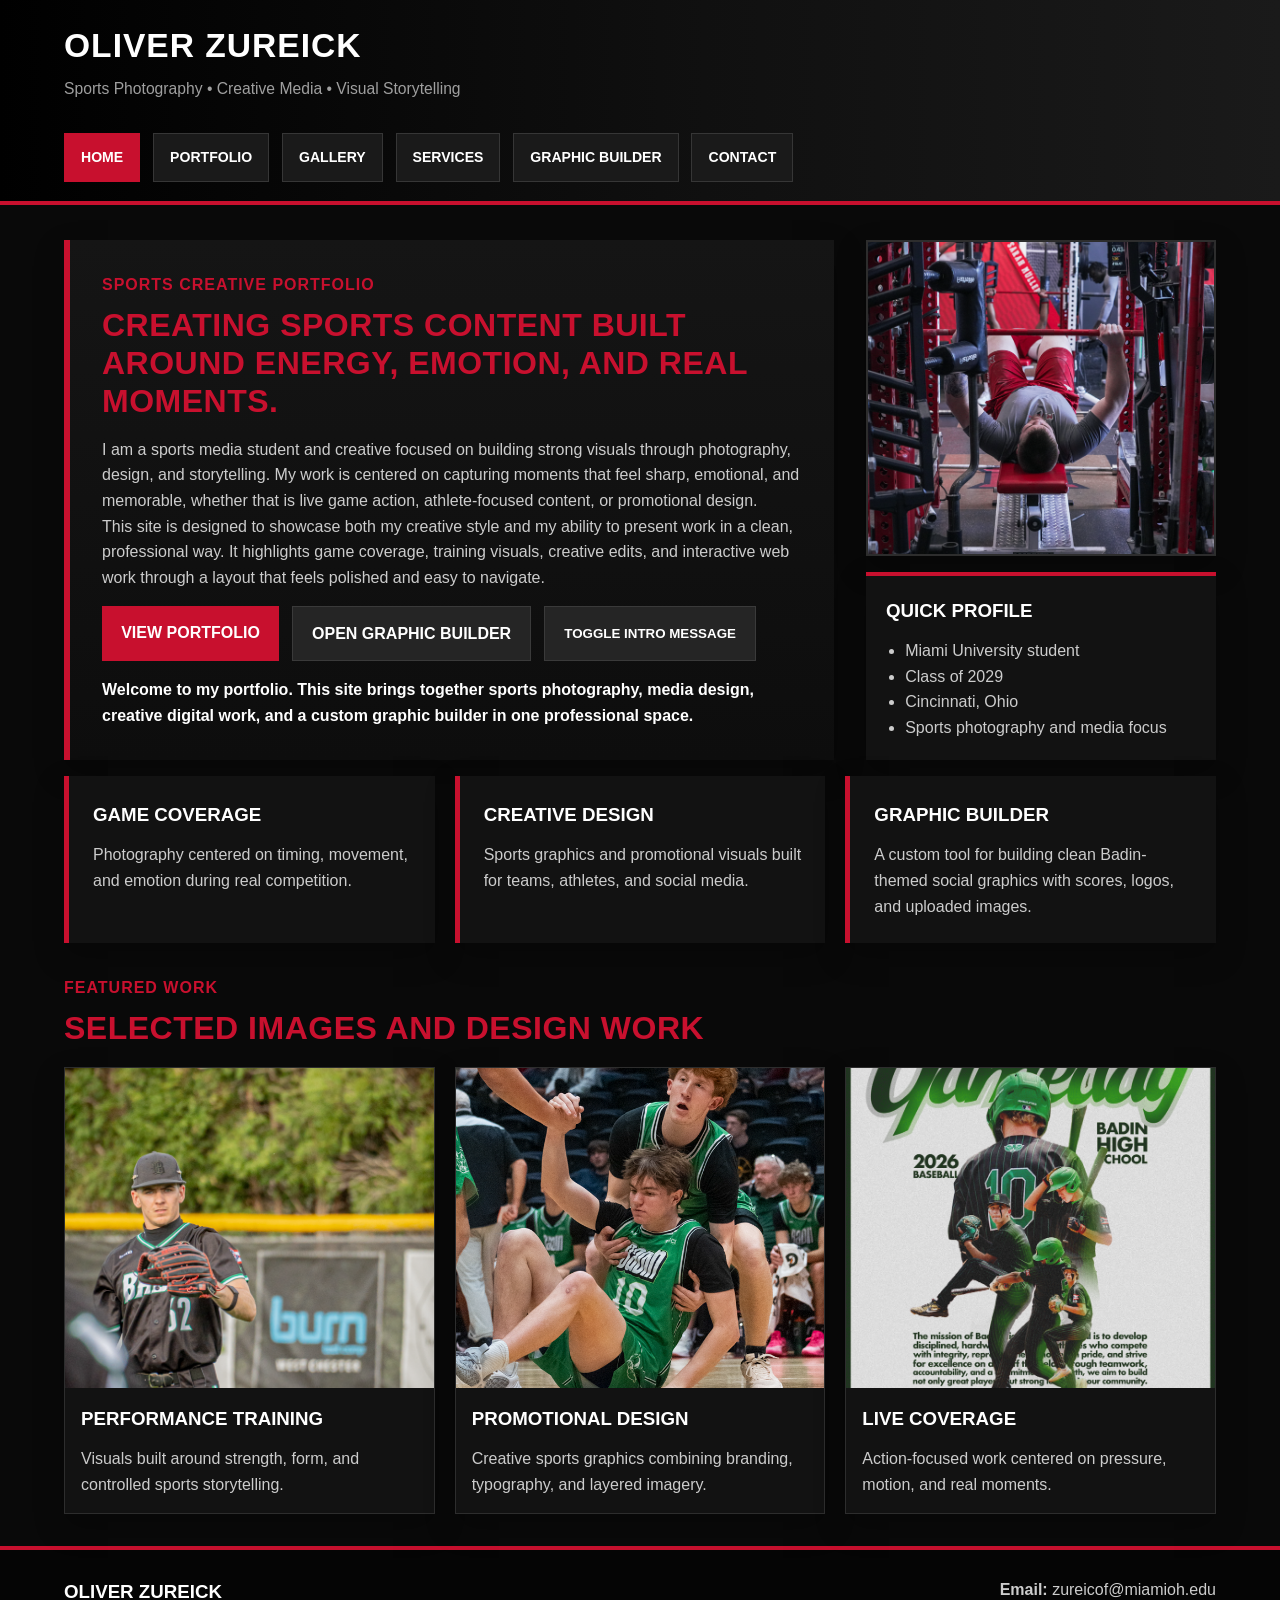
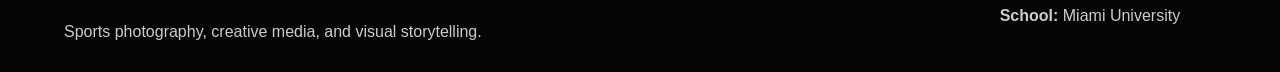
<file: index.html>
<!DOCTYPE html>
<html lang="en">
<head>
  <meta charset="UTF-8" />
  <meta name="viewport" content="width=device-width, initial-scale=1.0" />
  <title>Oliver Zureick | Sports Media Portfolio</title>
  <meta name="description" content="Sports photography, visual storytelling, and creative media work by Oliver Zureick." />
  <link rel="stylesheet" href="styles.css" />
</head>
<body>
  <header class="site-header">
    <div class="container header-inner">
      <div class="brand-block">
        <h1>Oliver Zureick</h1>
        <p class="tagline">Sports Photography • Creative Media • Visual Storytelling</p>
      </div>

      <nav class="site-nav" aria-label="Main navigation">
        <ul class="nav-list">
          <li><a href="index.html" class="active">Home</a></li>
          <li><a href="portfolio.html">Portfolio</a></li>
          <li><a href="gallery.html">Gallery</a></li>
          <li><a href="jquery.html">Services</a></li>
          <li><a href="graphic-builder.html">Graphic Builder</a></li>
          <li><a href="contact.html">Contact</a></li>
        </ul>
      </nav>
    </div>
  </header>

  <main>
    <section class="hero-section">
      <div class="container hero-grid">
        <div class="hero-copy">
          <p class="section-label">Sports Creative Portfolio</p>
          <h2>Creating sports content built around energy, emotion, and real moments.</h2>
          <p>
            I am a sports media student and creative focused on building strong visuals through photography,
            design, and storytelling. My work is centered on capturing moments that feel sharp, emotional,
            and memorable, whether that is live game action, athlete-focused content, or promotional design.
          </p>
          <p>
            This site is designed to showcase both my creative style and my ability to present work in a clean,
            professional way. It highlights game coverage, training visuals, creative edits, and interactive web work
            through a layout that feels polished and easy to navigate.
          </p>

          <div class="button-row">
            <a href="portfolio.html" class="btn">View Portfolio</a>
            <a href="graphic-builder.html" class="btn btn-secondary">Open Graphic Builder</a>
            <button id="welcomeBtn" class="btn btn-secondary">Toggle Intro Message</button>
          </div>

          <p id="welcomeMessage" class="welcome-message">
            Welcome to my portfolio. This site brings together sports photography, media design, creative digital work, and a custom graphic builder in one professional space.
          </p>
        </div>

        <aside class="hero-side">
          <img src="18.png" alt="Sports photo by Oliver Zureick" />
          <div class="side-card">
            <h3>Quick Profile</h3>
            <ul>
              <li>Miami University student</li>
              <li>Class of 2029</li>
              <li>Cincinnati, Ohio</li>
              <li>Sports photography and media focus</li>
            </ul>
          </div>
        </aside>
      </div>
    </section>

    <section class="highlights-section">
      <div class="container cards-three">
        <article class="info-card">
          <h3>Game Coverage</h3>
          <p>
            Photography centered on timing, movement, and emotion during real competition.
          </p>
        </article>

        <article class="info-card">
          <h3>Creative Design</h3>
          <p>
            Sports graphics and promotional visuals built for teams, athletes, and social media.
          </p>
        </article>

        <article class="info-card">
          <h3>Graphic Builder</h3>
          <p>
            A custom tool for building clean Badin-themed social graphics with scores, logos, and uploaded images.
          </p>
        </article>
      </div>
    </section>

    <section class="featured-section">
      <div class="container">
        <div class="section-heading">
          <p class="section-label">Featured Work</p>
          <h2>Selected images and design work</h2>
        </div>

        <div class="portfolio-grid">
          <article class="portfolio-card">
            <img src="11.png" alt="Training content" />
            <div class="card-body">
              <h3>Performance Training</h3>
              <p>Visuals built around strength, form, and controlled sports storytelling.</p>
            </div>
          </article>

          <article class="portfolio-card">
            <img src="14.png" alt="Sports design graphic" />
            <div class="card-body">
              <h3>Promotional Design</h3>
              <p>Creative sports graphics combining branding, typography, and layered imagery.</p>
            </div>
          </article>

          <article class="portfolio-card">
            <img src="1.png" alt="Basketball action image" />
            <div class="card-body">
              <h3>Live Coverage</h3>
              <p>Action-focused work centered on pressure, motion, and real moments.</p>
            </div>
          </article>
        </div>
      </div>
    </section>
  </main>

  <footer class="site-footer">
    <div class="container footer-grid">
      <div>
        <h3>Oliver Zureick</h3>
        <p>Sports photography, creative media, and visual storytelling.</p>
      </div>

      <div>
        <p><strong>Email:</strong> zureicof@miamioh.edu</p>
        <p><strong>School:</strong> Miami University</p>
      </div>
    </div>
  </footer>

  <script src="https://ajax.googleapis.com/ajax/libs/jquery/3.7.1/jquery.min.js"></script>
  <script src="script.js"></script>
</body>
</html>
</file>
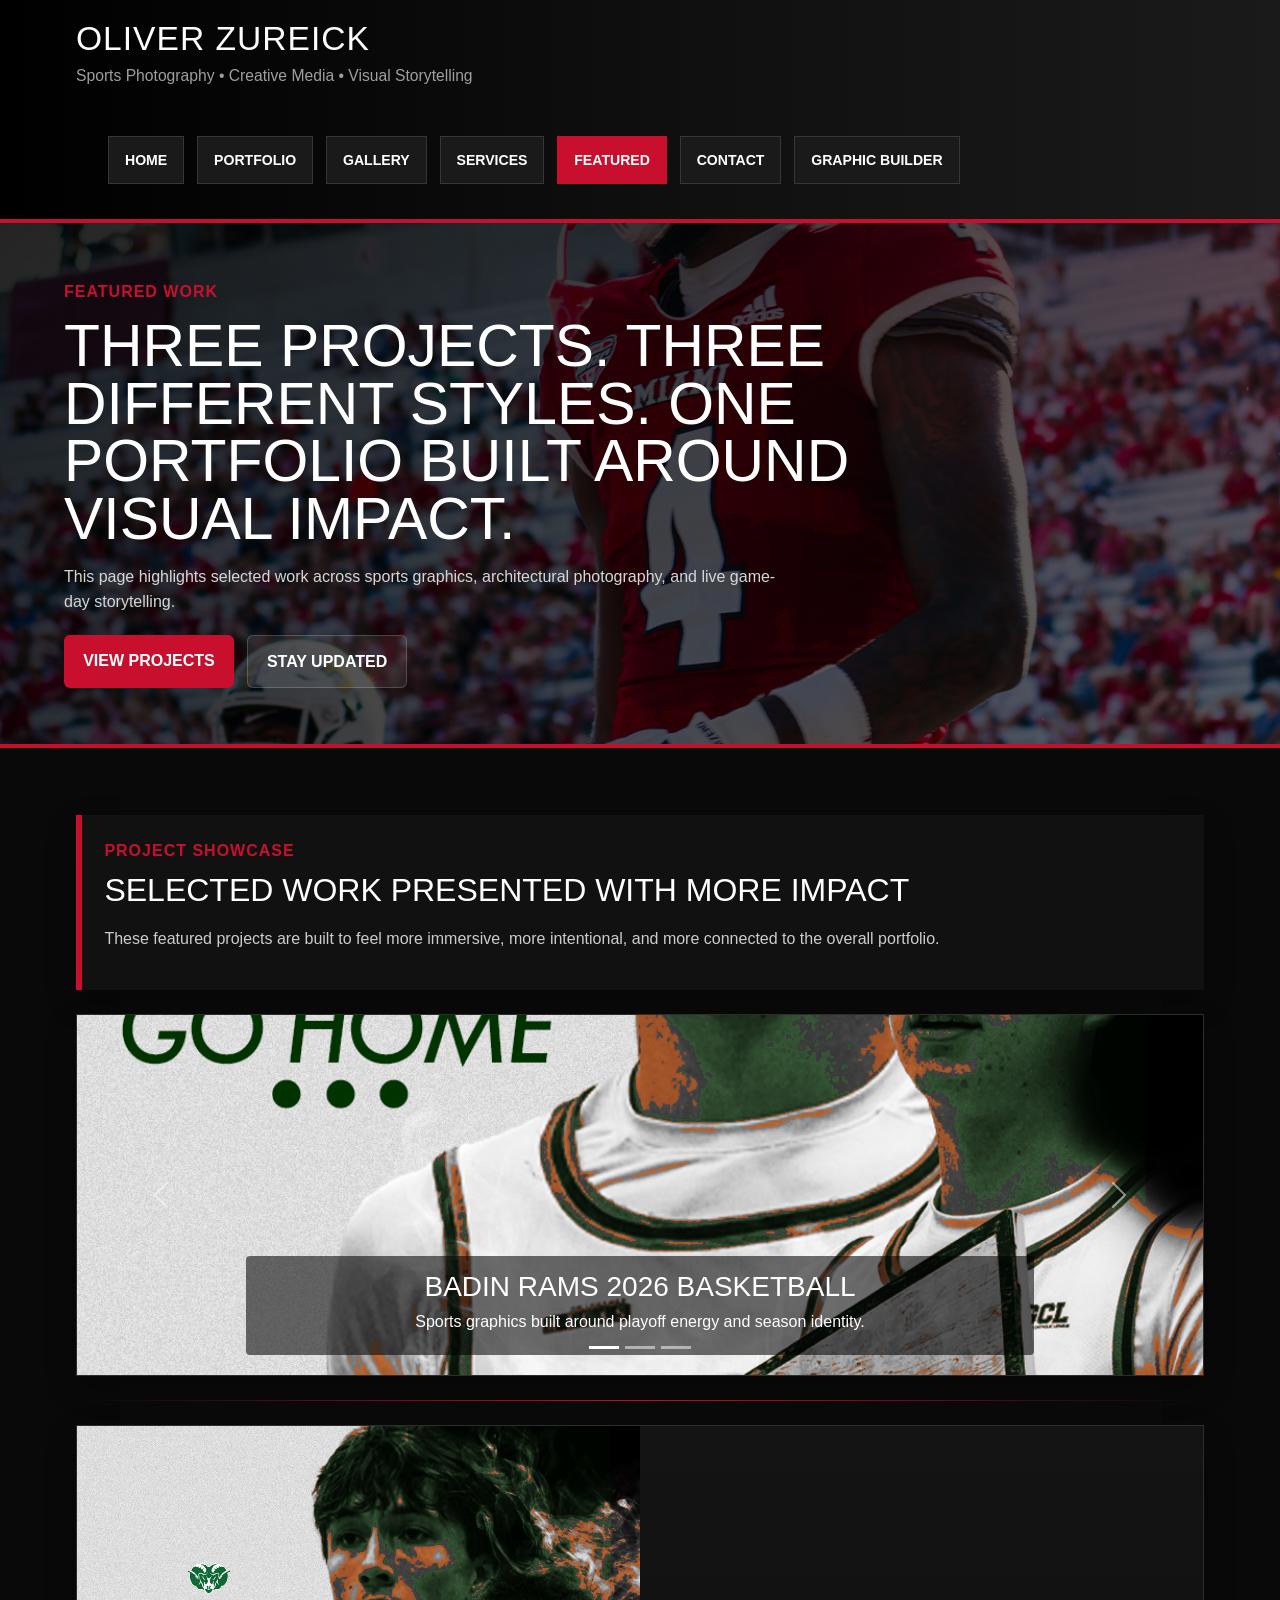
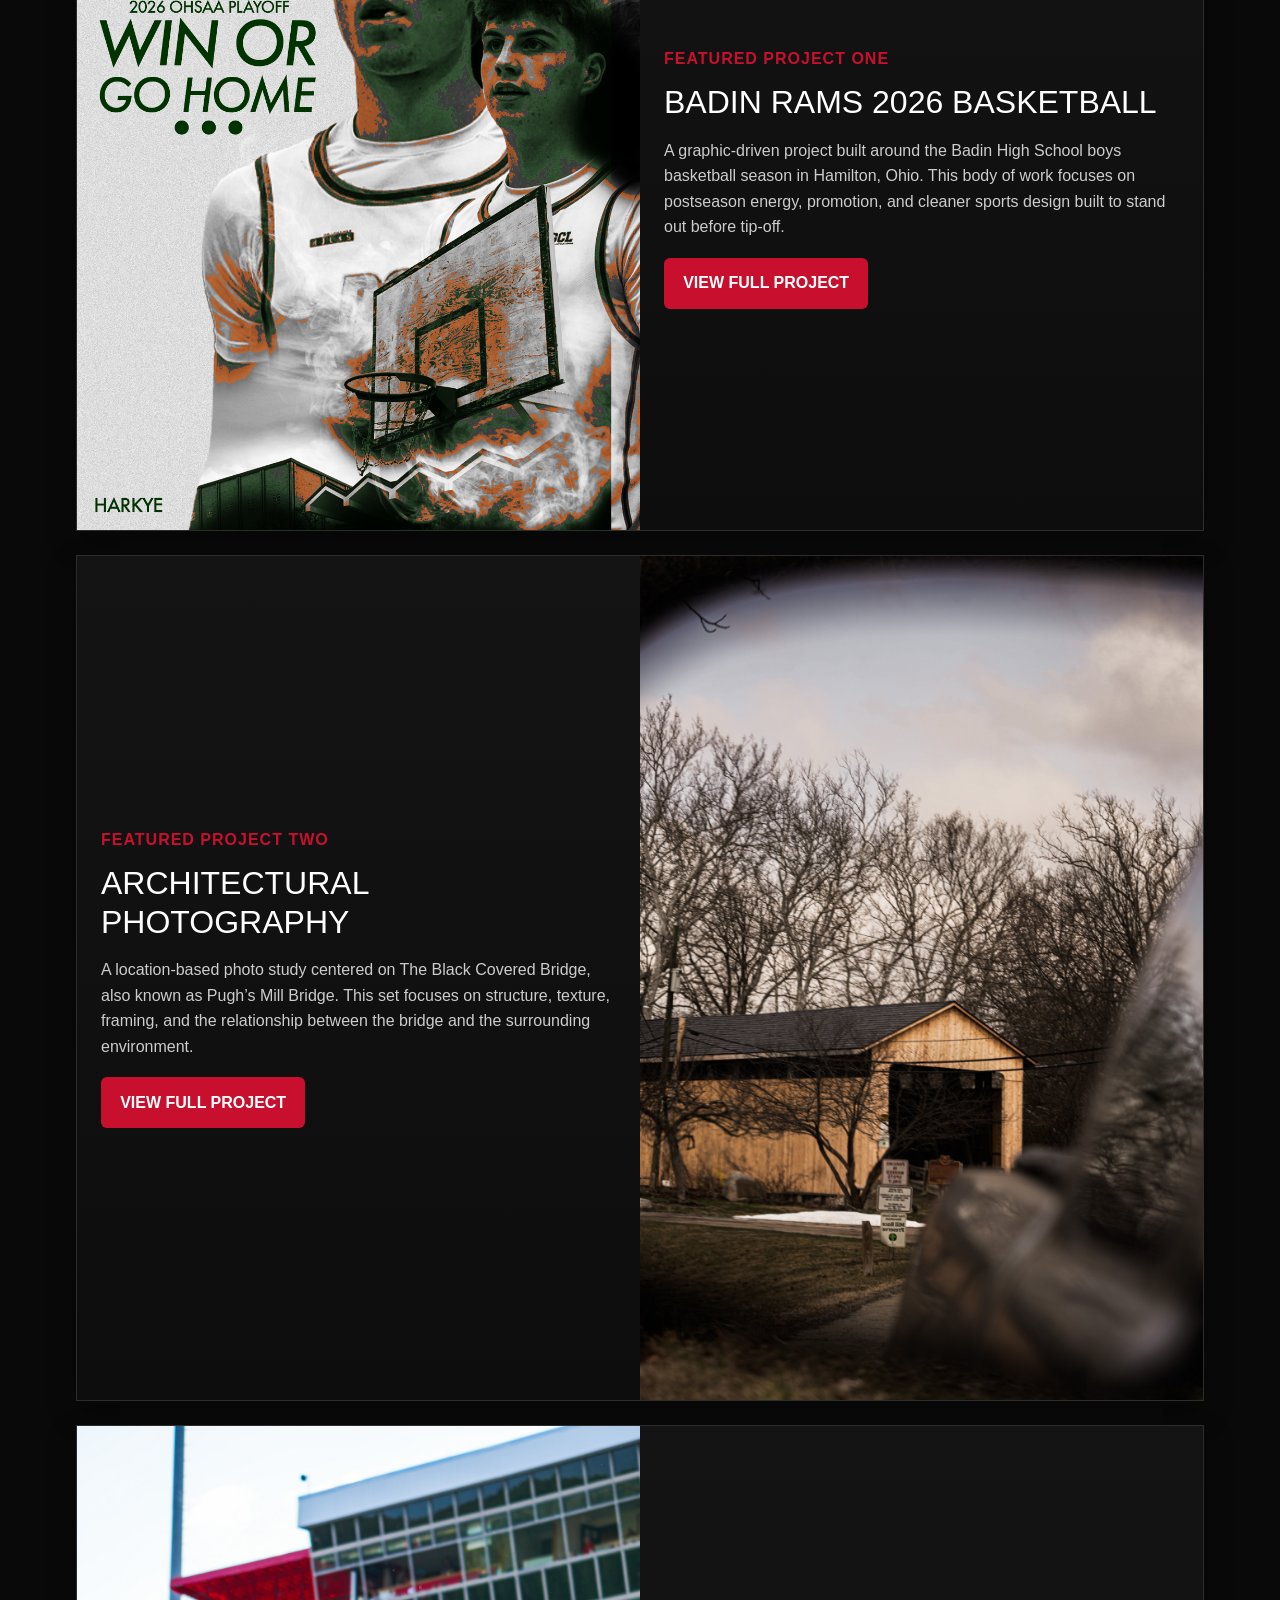
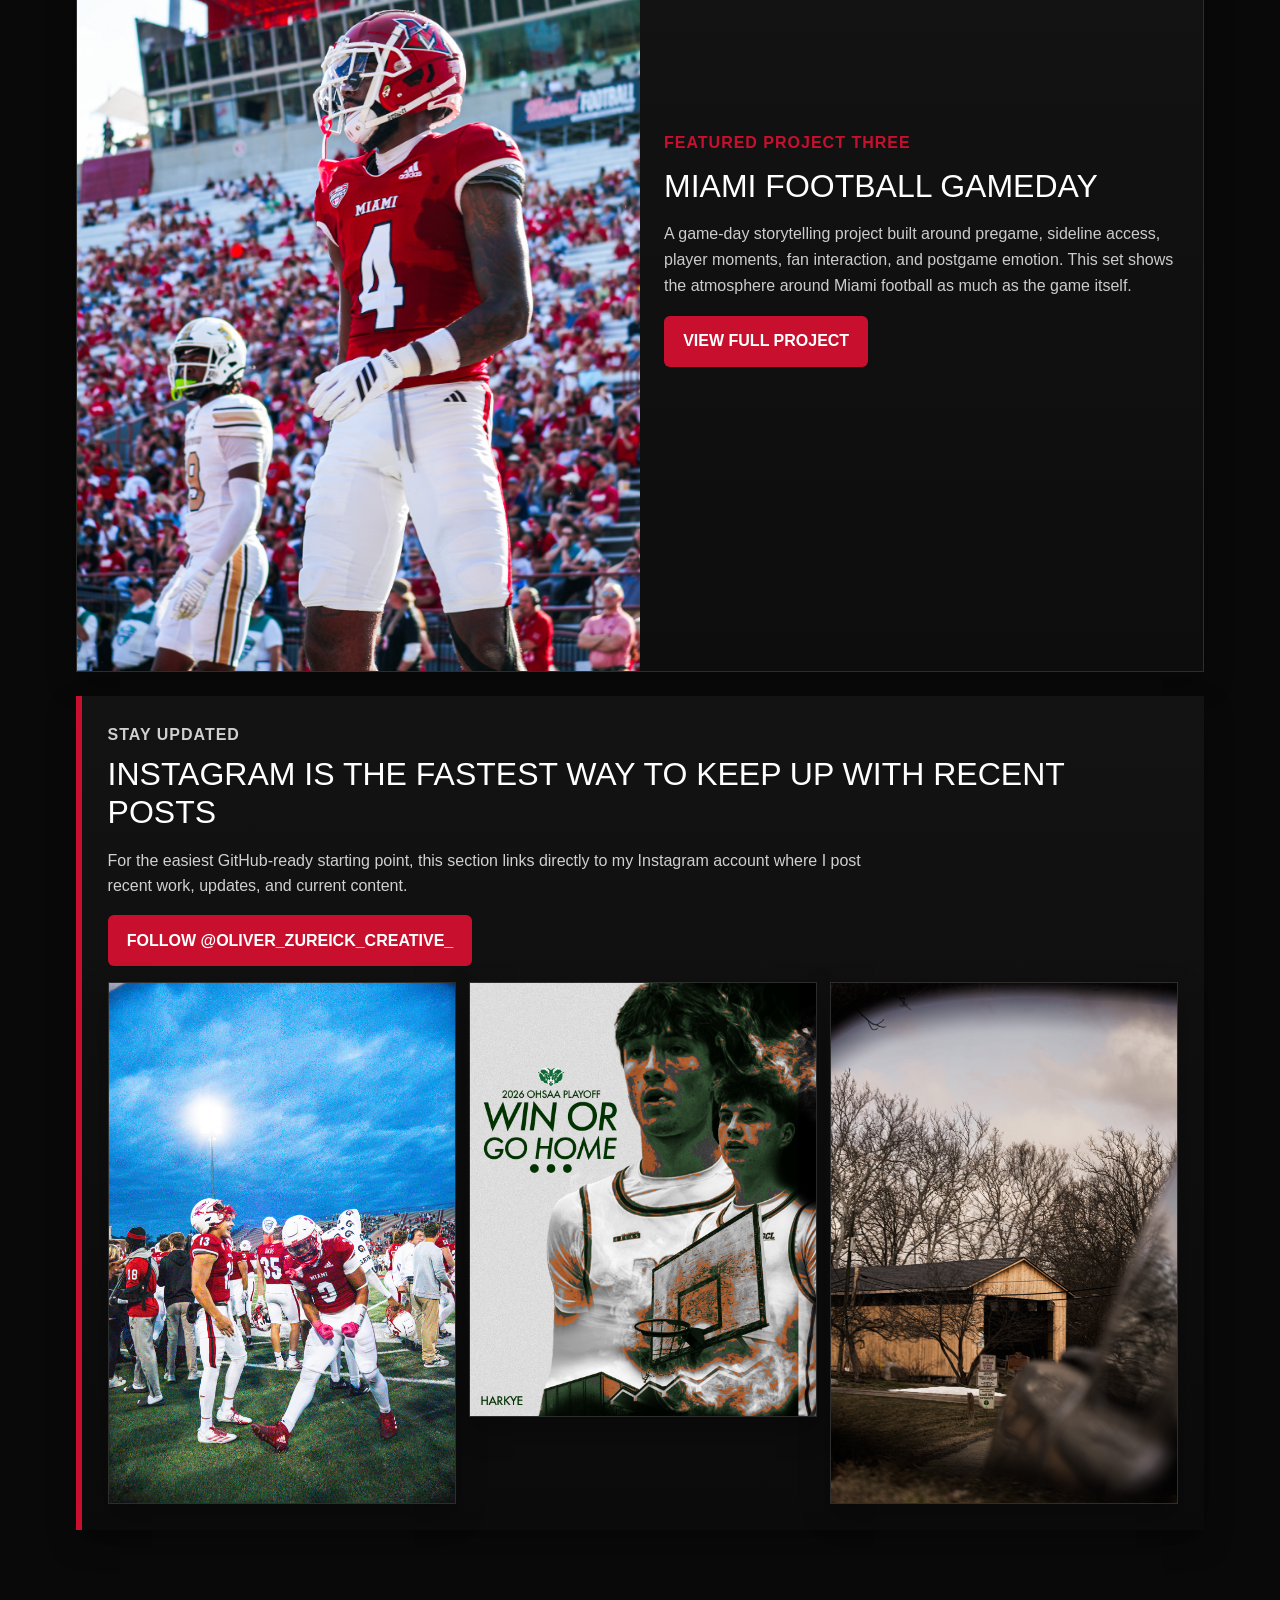
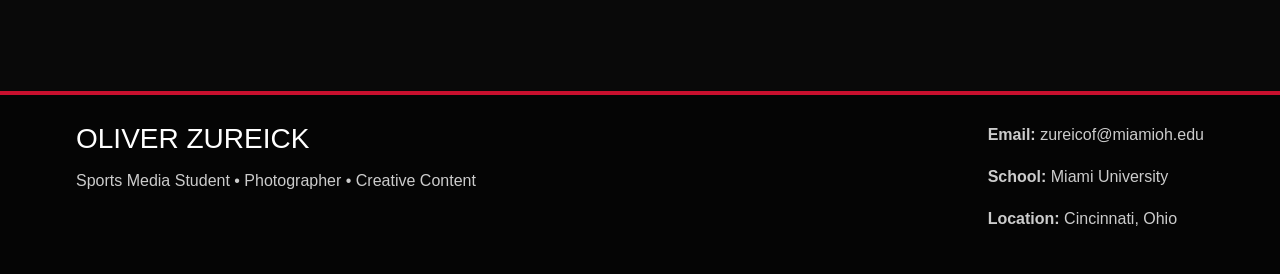
<file: bootstrap.html>
<!DOCTYPE html>
<html lang="en">
<head>
  <title>Oliver Zureick | Featured</title>
  <meta charset="utf-8" />
  <meta name="viewport" content="width=device-width, initial-scale=1" />
  <link href="https://cdn.jsdelivr.net/npm/bootstrap@5.3.3/dist/css/bootstrap.min.css" rel="stylesheet" />
  <script src="https://cdn.jsdelivr.net/npm/bootstrap@5.3.3/dist/js/bootstrap.bundle.min.js"></script>
  <link rel="stylesheet" href="styles.css" />
  <style>
    .featured-hero {
      position: relative;
      overflow: hidden;
      background:
        linear-gradient(135deg, rgba(0,0,0,.86), rgba(0,0,0,.58)),
        url("61.jpg") center/cover no-repeat;
      min-height: 52vh;
      display: flex;
      align-items: center;
      border-bottom: 4px solid #c8102e;
    }

    .featured-hero::after {
      content: "";
      position: absolute;
      inset: 0;
      background: radial-gradient(circle at top right, rgba(200,16,46,.16), transparent 35%);
      pointer-events: none;
    }

    .featured-hero-inner {
      position: relative;
      z-index: 2;
      width: 90%;
      max-width: 1240px;
      margin: 0 auto;
      padding: 3.5rem 0;
    }

    .featured-kicker {
      color: #c8102e;
      font-weight: 700;
      text-transform: uppercase;
      letter-spacing: 1px;
      margin-bottom: .75rem;
    }

    .featured-title {
      font-size: clamp(2rem, 4.6vw, 4rem);
      line-height: .98;
      text-transform: uppercase;
      max-width: 820px;
      margin-bottom: 1rem;
      color: #fff;
    }

    .featured-subtitle {
      max-width: 720px;
      font-size: 1rem;
      color: #d7d7d7;
      margin-bottom: 1.25rem;
    }

    .featured-button-row {
      display: flex;
      flex-wrap: wrap;
      gap: .8rem;
    }

    .btn-featured-main {
      background: #c8102e;
      color: #fff;
      border: none;
      font-weight: 700;
      text-transform: uppercase;
      padding: .85rem 1.2rem;
    }

    .btn-featured-main:hover {
      background: #9b0f24;
      color: #fff;
    }

    .btn-featured-dark {
      background: rgba(255,255,255,.08);
      color: #fff;
      border: 1px solid rgba(255,255,255,.18);
      font-weight: 700;
      text-transform: uppercase;
      padding: .85rem 1.2rem;
    }

    .btn-featured-dark:hover {
      background: rgba(255,255,255,.16);
      color: #fff;
    }

    .featured-section {
      padding: 2rem 0 2.6rem;
    }

    .featured-panel {
      background: #111;
      border: 1px solid #2d2d2d;
      box-shadow: 0 12px 28px rgba(0, 0, 0, .28);
      overflow: hidden;
    }

    .featured-project {
      margin-bottom: 1.5rem;
    }

    .featured-project:last-child {
      margin-bottom: 0;
    }

    .featured-project .project-lead {
      width: 100%;
      height: 100%;
      object-fit: cover;
      min-height: 340px;
      display: block;
    }

    .featured-project-copy {
      padding: 1.5rem;
      display: flex;
      flex-direction: column;
      justify-content: center;
      height: 100%;
      background: linear-gradient(180deg, #141414 0%, #0d0d0d 100%);
    }

    .featured-project-copy .section-label {
      margin-bottom: .7rem;
    }

    .featured-project-copy h2 {
      margin-bottom: 1rem;
    }

    .featured-project-copy p {
      margin-bottom: 1.1rem;
    }

    .project-gallery-grid {
      display: grid;
      grid-template-columns: repeat(auto-fit, minmax(210px, 1fr));
      gap: .9rem;
      padding: 1rem;
      background: #0c0c0c;
      border-top: 1px solid #242424;
    }

    .project-gallery-grid img {
      width: 100%;
      height: auto;
      display: block;
      border: 1px solid #2d2d2d;
      box-shadow: 0 12px 28px rgba(0,0,0,.28);
      transition: transform .25s ease, box-shadow .25s ease, filter .25s ease;
    }

    .project-gallery-grid img:hover {
      transform: translateY(-5px) scale(1.01);
      filter: brightness(1.04);
      box-shadow: 0 16px 28px rgba(0,0,0,.34), 0 0 18px rgba(200,16,46,.18);
    }

    .featured-divider {
      height: 1px;
      background: linear-gradient(90deg, transparent, #c8102e, transparent);
      margin: 0 0 1.5rem;
    }

    .featured-intro {
      background: #111;
      border-left: 6px solid #c8102e;
      padding: 1.4rem;
      box-shadow: 0 12px 28px rgba(0,0,0,.28);
      margin-bottom: 1.5rem;
    }

    .instagram-feature {
      background: linear-gradient(180deg, #131313 0%, #0b0b0b 100%);
      border-left: 6px solid #c8102e;
      padding: 1.6rem;
      box-shadow: 0 12px 28px rgba(0,0,0,.28);
    }

    .instagram-feature h2,
    .instagram-feature p {
      color: #fff;
    }

    .instagram-feature p {
      color: #d0d0d0;
      max-width: 800px;
    }

    .featured-mini-grid {
      display: grid;
      grid-template-columns: repeat(3, 1fr);
      gap: .8rem;
      margin-top: 1rem;
    }

    .featured-mini-grid img {
      border: 1px solid #2d2d2d;
      box-shadow: 0 12px 28px rgba(0,0,0,.28);
    }

    .spotlight-carousel-wrap {
      margin-bottom: 1.5rem;
    }

    .spotlight-carousel {
      border: 1px solid #2d2d2d;
      box-shadow: 0 12px 28px rgba(0,0,0,.28);
      overflow: hidden;
      background: #111;
    }

    .spotlight-carousel .carousel-item img {
      width: 100%;
      height: 360px;
      object-fit: cover;
      display: block;
    }

    .spotlight-carousel .carousel-caption {
      background: rgba(0,0,0,.56);
      padding: .9rem 1rem;
      border-radius: 4px;
    }

    .spotlight-carousel .carousel-caption h3,
    .spotlight-carousel .carousel-caption p {
      color: #fff;
      margin-bottom: .35rem;
    }

    @media (max-width: 992px) {
      .featured-project .project-lead {
        min-height: 280px;
      }

      .spotlight-carousel .carousel-item img {
        height: 280px;
      }
    }

    @media (max-width: 768px) {
      .featured-section {
        padding: 1.6rem 0 2rem;
      }

      .featured-project-copy {
        padding: 1.25rem;
      }

      .featured-mini-grid {
        grid-template-columns: 1fr;
      }

      .spotlight-carousel .carousel-item img {
        height: 220px;
      }
    }
  </style>
</head>
<body>
  <header class="site-header">
    <div class="container header-inner">
      <div class="brand-block">
        <h1>Oliver Zureick</h1>
        <p class="tagline">Sports Photography • Creative Media • Visual Storytelling</p>
      </div>
      <nav class="site-nav" aria-label="Main navigation">
        <ul class="nav-list">
          <li><a href="index.html">Home</a></li>
          <li><a href="portfolio.html">Portfolio</a></li>
          <li><a href="gallery.html">Gallery</a></li>
          <li><a href="jquery.html">Services</a></li>
          <li><a href="bootstrap.html" class="active">Featured</a></li>
          <li><a href="contact.html">Contact</a></li>
          <a href="graphic-builder.html">Graphic Builder</a>
        </ul>
      </nav>
    </div>
  </header>

  <section class="featured-hero">
    <div class="featured-hero-inner">
      <p class="featured-kicker">Featured Work</p>
      <h1 class="featured-title">Three projects. Three different styles. One portfolio built around visual impact.</h1>
      <p class="featured-subtitle">
        This page highlights selected work across sports graphics, architectural photography, and live game-day storytelling.
      </p>
      <div class="featured-button-row">
        <a href="#featured-projects" class="btn btn-featured-main">View Projects</a>
        <a href="https://www.instagram.com/oliver_zureick_creative_/" target="_blank" rel="noopener noreferrer" class="btn btn-featured-dark">Stay Updated</a>
      </div>
    </div>
  </section>

  <main class="page-main">
    <section class="featured-section" id="featured-projects">
      <div class="container">
        <div class="featured-intro">
          <p class="section-label">Project Showcase</p>
          <h2>Selected work presented with more impact</h2>
          <p>
            These featured projects are built to feel more immersive, more intentional, and more connected to the overall portfolio.
          </p>
        </div>

        <div class="spotlight-carousel-wrap">
          <div id="featuredSpotlightCarousel" class="carousel slide spotlight-carousel" data-bs-ride="carousel">
            <div class="carousel-indicators">
              <button type="button" data-bs-target="#featuredSpotlightCarousel" data-bs-slide-to="0" class="active" aria-current="true"></button>
              <button type="button" data-bs-target="#featuredSpotlightCarousel" data-bs-slide-to="1"></button>
              <button type="button" data-bs-target="#featuredSpotlightCarousel" data-bs-slide-to="2"></button>
            </div>

            <div class="carousel-inner">
              <div class="carousel-item active">
                <img src="42.png" alt="Badin Rams Basketball spotlight image" />
                <div class="carousel-caption d-none d-md-block">
                  <h3>Badin Rams 2026 Basketball</h3>
                  <p>Sports graphics built around playoff energy and season identity.</p>
                </div>
              </div>

              <div class="carousel-item">
                <img src="48.jpg" alt="Black Covered Bridge spotlight image" />
                <div class="carousel-caption d-none d-md-block">
                  <h3>Architectural Photography</h3>
                  <p>Structure, framing, texture, and a cleaner visual study of place.</p>
                </div>
              </div>

              <div class="carousel-item">
                <img src="61.jpg" alt="Miami Football spotlight image" />
                <div class="carousel-caption d-none d-md-block">
                  <h3>Miami Football Gameday</h3>
                  <p>Atmosphere, access, sideline moments, and the full game-day experience.</p>
                </div>
              </div>
            </div>

            <button class="carousel-control-prev" type="button" data-bs-target="#featuredSpotlightCarousel" data-bs-slide="prev">
              <span class="carousel-control-prev-icon"></span>
            </button>
            <button class="carousel-control-next" type="button" data-bs-target="#featuredSpotlightCarousel" data-bs-slide="next">
              <span class="carousel-control-next-icon"></span>
            </button>
          </div>
        </div>

        <div class="featured-divider"></div>

        <div class="featured-project">
          <div class="featured-panel">
            <div class="row g-0">
              <div class="col-lg-6">
                <img src="42.png" alt="Badin Rams 2026 Basketball featured graphic" class="project-lead" />
              </div>
              <div class="col-lg-6">
                <div class="featured-project-copy">
                  <p class="section-label">Featured Project One</p>
                  <h2>Badin Rams 2026 Basketball</h2>
                  <p>
                    A graphic-driven project built around the Badin High School boys basketball season in Hamilton, Ohio. This body of work focuses on postseason energy, promotion, and cleaner sports design built to stand out before tip-off.
                  </p>
                  <div>
                    <button class="btn btn-featured-main" type="button" data-bs-toggle="collapse" data-bs-target="#badinReveal">
                      View Full Project
                    </button>
                  </div>
                </div>
              </div>
            </div>

            <div class="collapse" id="badinReveal">
              <div class="project-gallery-grid">
                <img src="42.png" alt="Badin basketball project image" />
                <img src="43.png" alt="Badin basketball project image" />
                <img src="44.png" alt="Badin basketball project image" />
                <img src="45.png" alt="Badin basketball project image" />
                <img src="46.png" alt="Badin basketball project image" />
              </div>
            </div>
          </div>
        </div>

        <div class="featured-project">
          <div class="featured-panel">
            <div class="row g-0">
              <div class="col-lg-6 order-lg-2">
                <img src="48.jpg" alt="Black Covered Bridge featured image" class="project-lead" />
              </div>
              <div class="col-lg-6 order-lg-1">
                <div class="featured-project-copy">
                  <p class="section-label">Featured Project Two</p>
                  <h2>Architectural Photography</h2>
                  <p>
                    A location-based photo study centered on The Black Covered Bridge, also known as Pugh’s Mill Bridge. This set focuses on structure, texture, framing, and the relationship between the bridge and the surrounding environment.
                  </p>
                  <div>
                    <button class="btn btn-featured-main" type="button" data-bs-toggle="collapse" data-bs-target="#bridgeReveal">
                      View Full Project
                    </button>
                  </div>
                </div>
              </div>
            </div>

            <div class="collapse" id="bridgeReveal">
              <div class="project-gallery-grid">
                <img src="48.jpg" alt="Architectural project image" />
                <img src="49.jpg" alt="Architectural project image" />
                <img src="50.jpg" alt="Architectural project image" />
                <img src="51.jpg" alt="Architectural project image" />
              </div>
            </div>
          </div>
        </div>

        <div class="featured-project">
          <div class="featured-panel">
            <div class="row g-0">
              <div class="col-lg-6">
                <img src="61.jpg" alt="Miami football featured project image" class="project-lead" />
              </div>
              <div class="col-lg-6">
                <div class="featured-project-copy">
                  <p class="section-label">Featured Project Three</p>
                  <h2>Miami Football Gameday</h2>
                  <p>
                    A game-day storytelling project built around pregame, sideline access, player moments, fan interaction, and postgame emotion. This set shows the atmosphere around Miami football as much as the game itself.
                  </p>
                  <div>
                    <button class="btn btn-featured-main" type="button" data-bs-toggle="collapse" data-bs-target="#miamiReveal">
                      View Full Project
                    </button>
                  </div>
                </div>
              </div>
            </div>

            <div class="collapse" id="miamiReveal">
              <div class="project-gallery-grid">
                <img src="52.jpg" alt="Miami football image" />
                <img src="53.jpg" alt="Miami football image" />
                <img src="54.jpg" alt="Miami football image" />
                <img src="55.jpg" alt="Miami football image" />
                <img src="56.jpg" alt="Miami football image" />
                <img src="57.jpg" alt="Miami football image" />
                <img src="58.jpg" alt="Miami football image" />
                <img src="59.jpg" alt="Miami football image" />
                <img src="60.jpg" alt="Miami football image" />
                <img src="61.jpg" alt="Miami football image" />
              </div>
            </div>
          </div>
        </div>

        <div class="instagram-feature mt-4">
          <p class="section-label">Stay Updated</p>
          <h2>Instagram is the fastest way to keep up with recent posts</h2>
          <p>
            For the easiest GitHub-ready starting point, this section links directly to my Instagram account where I post recent work, updates, and current content.
          </p>
          <div class="button-row">
            <a class="btn" href="https://www.instagram.com/oliver_zureick_creative_/" target="_blank" rel="noopener noreferrer">Follow @oliver_zureick_creative_</a>
          </div>

          <div class="featured-mini-grid">
            <img src="52.jpg" alt="Instagram preview image" />
            <img src="42.png" alt="Instagram preview image" />
            <img src="48.jpg" alt="Instagram preview image" />
          </div>
        </div>
      </div>
    </section>
  </main>

  <footer class="site-footer">
    <div class="container footer-grid">
      <div class="footer-brand">
        <h3>Oliver Zureick</h3>
        <p>Sports Media Student • Photographer • Creative Content</p>
      </div>
      <div class="footer-contact">
        <p><strong>Email:</strong> zureicof@miamioh.edu</p>
        <p><strong>School:</strong> Miami University</p>
        <p><strong>Location:</strong> Cincinnati, Ohio</p>
      </div>
    </div>
  </footer>
</body>
</html>
</file>
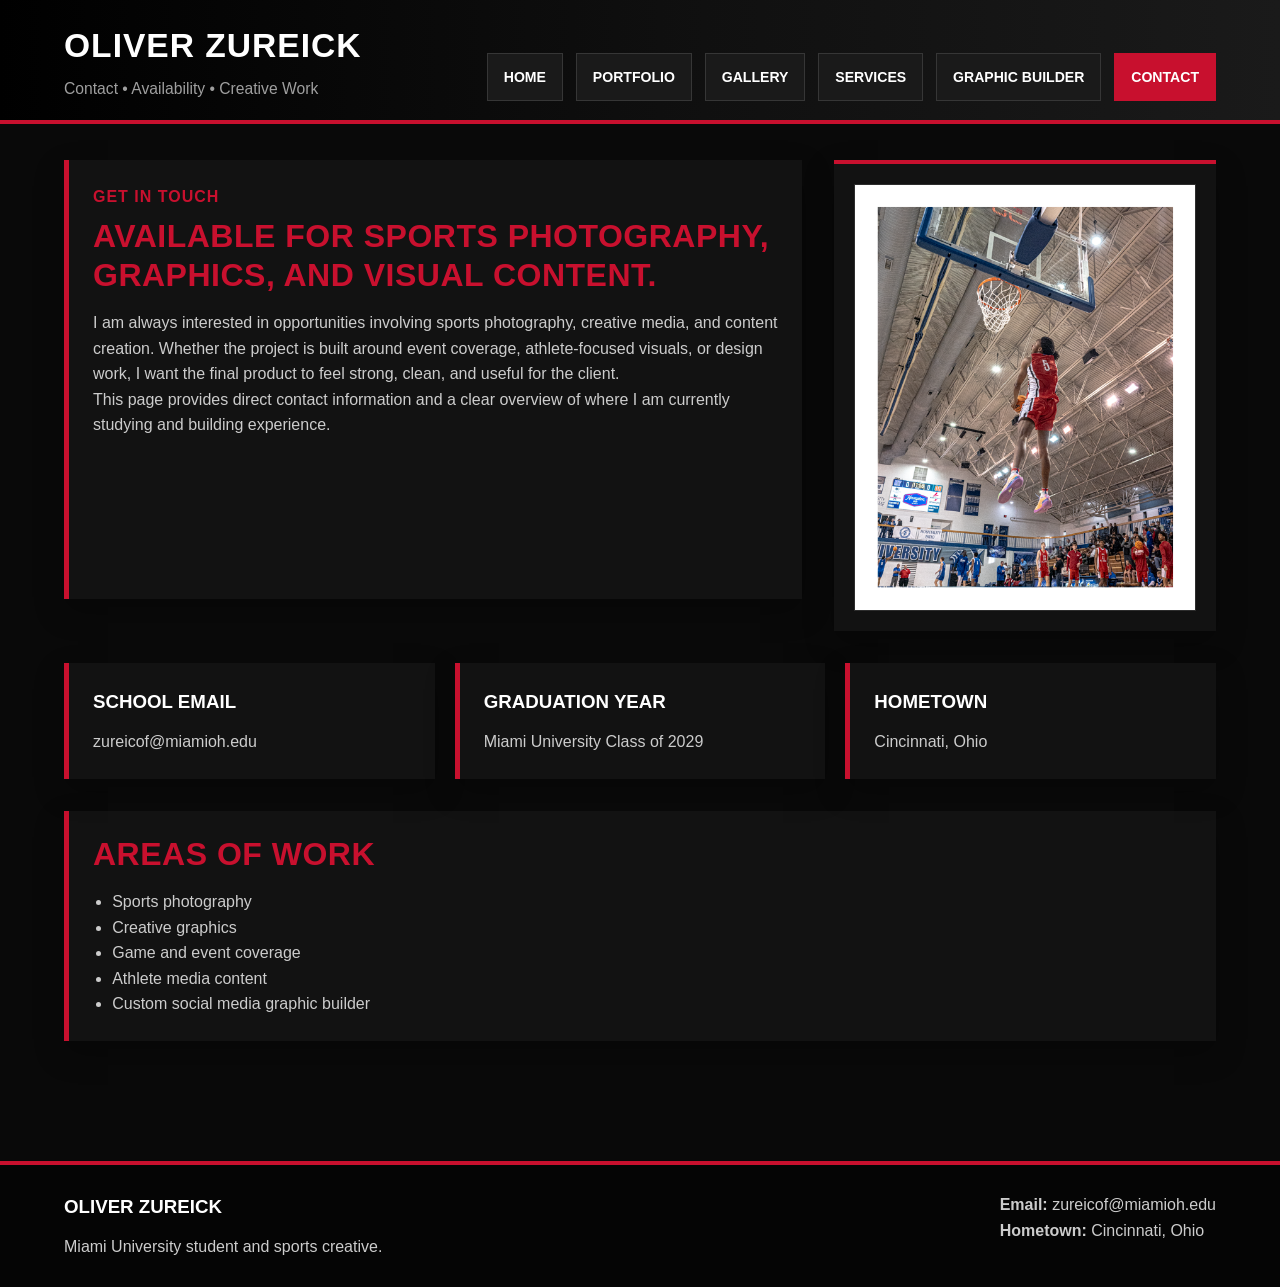
<file: contact.html>
<!DOCTYPE html>
<html lang="en">
<head>
  <meta charset="UTF-8" />
  <meta name="viewport" content="width=device-width, initial-scale=1.0" />
  <title>Oliver Zureick | Contact</title>
  <meta name="description" content="Contact Oliver Zureick for sports photography, creative media, and visual work." />
  <link rel="stylesheet" href="styles.css" />
</head>
<body>
  <header class="site-header">
    <div class="container header-inner">
      <div class="brand-block">
        <h1>Oliver Zureick</h1>
        <p class="tagline">Contact • Availability • Creative Work</p>
      </div>

      <nav class="site-nav" aria-label="Main navigation">
        <ul class="nav-list">
          <li><a href="index.html">Home</a></li>
          <li><a href="portfolio.html">Portfolio</a></li>
          <li><a href="gallery.html">Gallery</a></li>
          <li><a href="jquery.html">Services</a></li>
          <li><a href="graphic-builder.html">Graphic Builder</a></li>
          <li><a href="contact.html" class="active">Contact</a></li>
        </ul>
      </nav>
    </div>
  </header>

  <main class="page-main">
    <section class="contact-hero">
      <div class="container contact-grid-main">
        <div class="panel-box">
          <p class="section-label">Get In Touch</p>
          <h2>Available for sports photography, graphics, and visual content.</h2>
          <p>
            I am always interested in opportunities involving sports photography, creative media, and content creation.
            Whether the project is built around event coverage, athlete-focused visuals, or design work, I want the final
            product to feel strong, clean, and useful for the client.
          </p>
          <p>
            This page provides direct contact information and a clear overview of where I am currently studying
            and building experience.
          </p>
        </div>

        <div class="contact-photo-card">
          <img src="10.png" alt="Training photo" />
        </div>
      </div>
    </section>

    <section class="container">
      <div class="cards-three">
        <article class="info-card">
          <h3>School Email</h3>
          <p>zureicof@miamioh.edu</p>
        </article>

        <article class="info-card">
          <h3>Graduation Year</h3>
          <p>Miami University Class of 2029</p>
        </article>

        <article class="info-card">
          <h3>Hometown</h3>
          <p>Cincinnati, Ohio</p>
        </article>
      </div>

      <div class="panel-box contact-services-box">
        <h2>Areas of Work</h2>
        <ul class="service-list">
          <li>Sports photography</li>
          <li>Creative graphics</li>
          <li>Game and event coverage</li>
          <li>Athlete media content</li>
          <li>Custom social media graphic builder</li>
        </ul>
      </div>
    </section>
  </main>

  <footer class="site-footer">
    <div class="container footer-grid">
      <div>
        <h3>Oliver Zureick</h3>
        <p>Miami University student and sports creative.</p>
      </div>

      <div>
        <p><strong>Email:</strong> zureicof@miamioh.edu</p>
        <p><strong>Hometown:</strong> Cincinnati, Ohio</p>
      </div>
    </div>
  </footer>

  <script src="https://ajax.googleapis.com/ajax/libs/jquery/3.7.1/jquery.min.js"></script>
  <script src="script.js"></script>
</body>
</html>
</file>
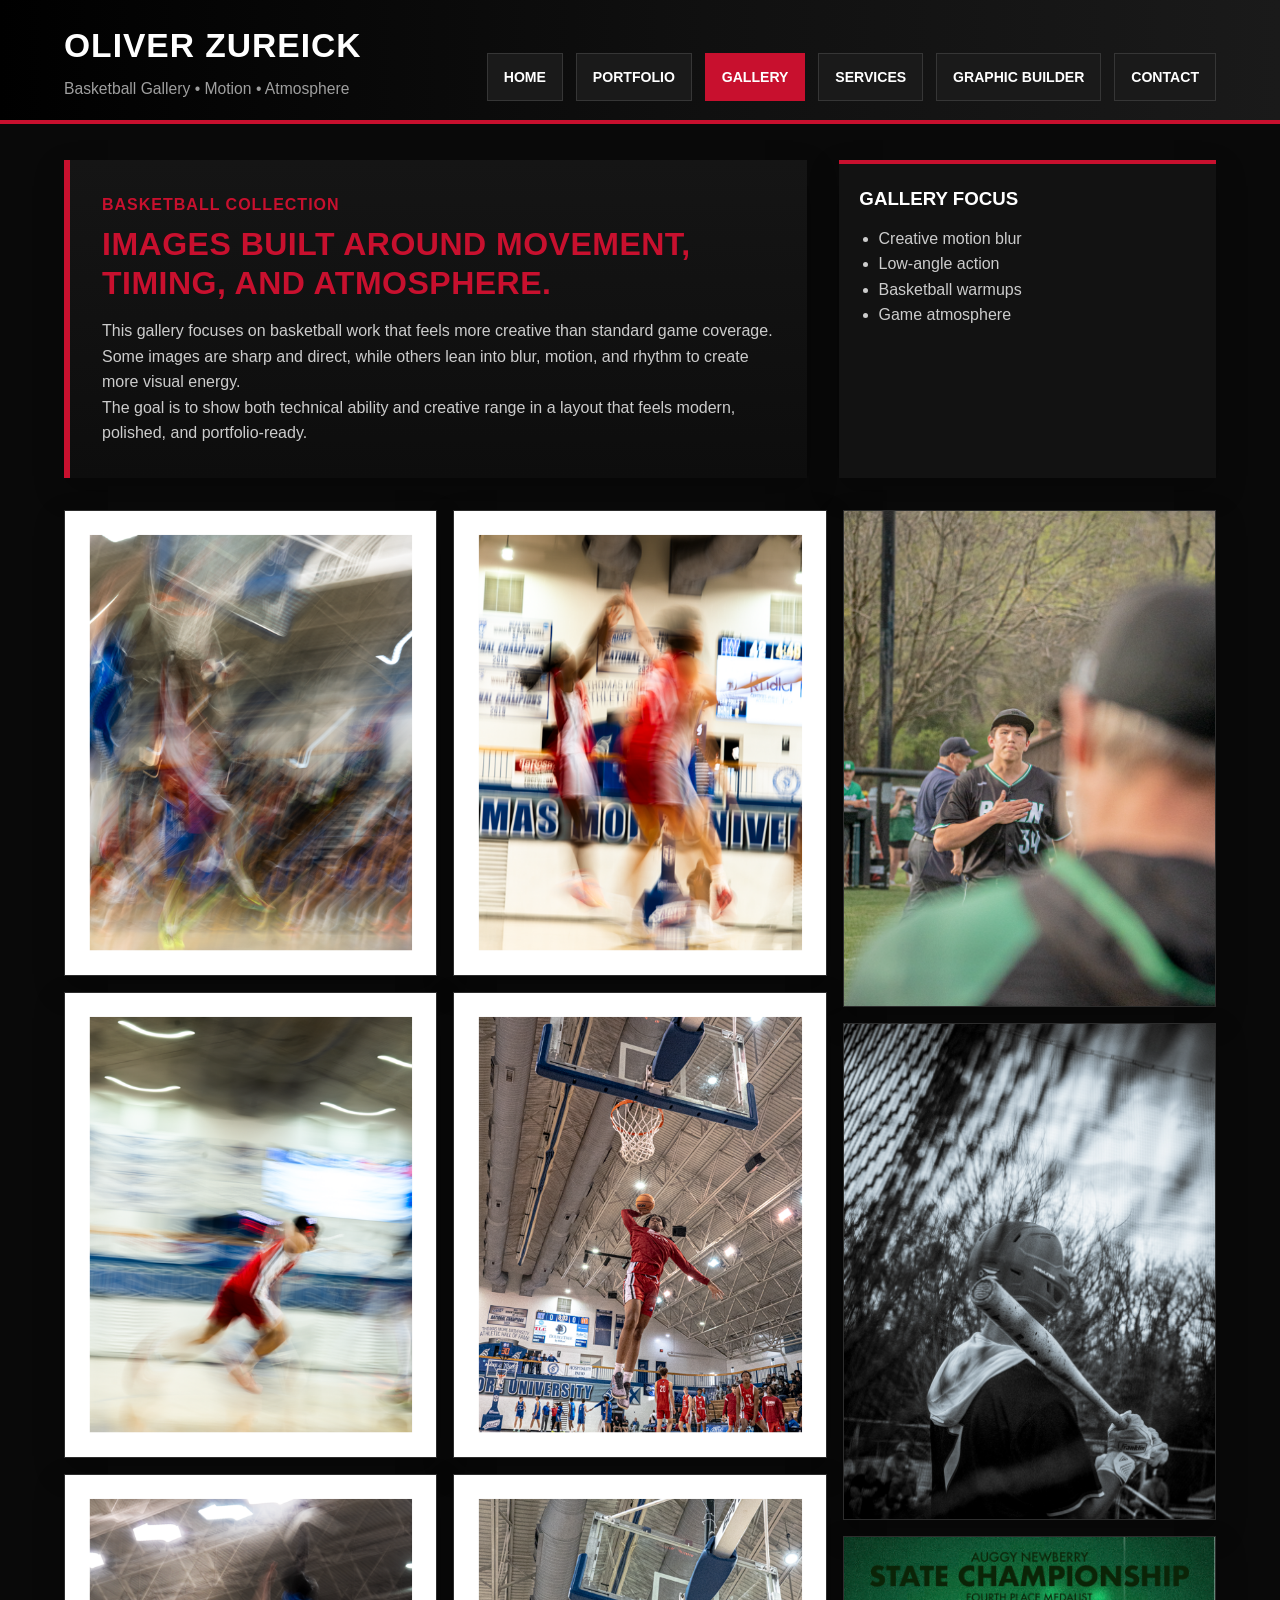
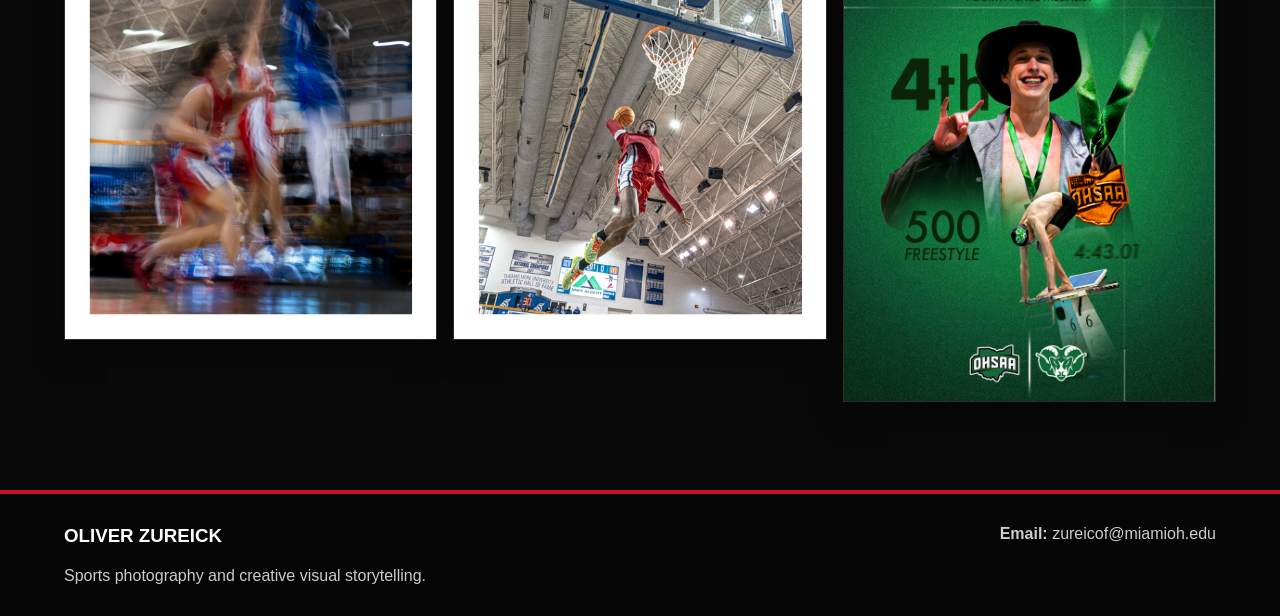
<file: gallery.html>
<!DOCTYPE html>
<html lang="en">
<head>
  <meta charset="UTF-8" />
  <meta name="viewport" content="width=device-width, initial-scale=1.0" />
  <title>Oliver Zureick | Gallery</title>
  <meta name="description" content="Basketball gallery and creative sports visuals by Oliver Zureick." />
  <link rel="stylesheet" href="styles.css" />
</head>
<body>
  <header class="site-header">
    <div class="container header-inner">
      <div class="brand-block">
        <h1>Oliver Zureick</h1>
        <p class="tagline">Basketball Gallery • Motion • Atmosphere</p>
      </div>

      <nav class="site-nav" aria-label="Main navigation">
        <ul class="nav-list">
          <li><a href="index.html">Home</a></li>
          <li><a href="portfolio.html">Portfolio</a></li>
          <li><a href="gallery.html" class="active">Gallery</a></li>
          <li><a href="jquery.html">Services</a></li>
          <li><a href="graphic-builder.html">Graphic Builder</a></li>
          <li><a href="contact.html">Contact</a></li>
        </ul>
      </nav>
    </div>
  </header>

  <main class="page-main">
    <section class="gallery-hero">
      <div class="container gallery-hero-grid">
        <div>
          <p class="section-label">Basketball Collection</p>
          <h2>Images built around movement, timing, and atmosphere.</h2>
          <p>
            This gallery focuses on basketball work that feels more creative than standard game coverage.
            Some images are sharp and direct, while others lean into blur, motion, and rhythm to create more visual energy.
          </p>
          <p>
            The goal is to show both technical ability and creative range in a layout that feels modern, polished,
            and portfolio-ready.
          </p>
        </div>

        <aside class="gallery-side-card">
          <h3>Gallery Focus</h3>
          <ul>
            <li>Creative motion blur</li>
            <li>Low-angle action</li>
            <li>Basketball warmups</li>
            <li>Game atmosphere</li>
          </ul>
        </aside>
      </div>
    </section>

    <section class="container">
      <div class="masonry-gallery">
        <div class="masonry-item"><img src="2.png" alt="Creative motion basketball image" /></div>
        <div class="masonry-item"><img src="3.png" alt="Fast break motion blur image" /></div>
        <div class="masonry-item"><img src="4.png" alt="Jump shot blur image" /></div>
        <div class="masonry-item"><img src="5.png" alt="Basketball dunk image" /></div>
        <div class="masonry-item"><img src="6.png" alt="Basketball lift off image" /></div>
        <div class="masonry-item"><img src="7.png" alt="Above the rim basketball image" /></div>
        <div class="masonry-item"><img src="8.png" alt="Basketball real moment image" /></div>
        <div class="masonry-item"><img src="12.png" alt="Bench side basketball action image" /></div>
        <div class="masonry-item"><img src="13.png" alt="Basketball graphic crossover image" /></div>
      </div>
    </section>
  </main>

  <footer class="site-footer">
    <div class="container footer-grid">
      <div>
        <h3>Oliver Zureick</h3>
        <p>Sports photography and creative visual storytelling.</p>
      </div>

      <div>
        <p><strong>Email:</strong> zureicof@miamioh.edu</p>
      </div>
    </div>
  </footer>

  <script src="https://ajax.googleapis.com/ajax/libs/jquery/3.7.1/jquery.min.js"></script>
  <script src="script.js"></script>
</body>
</html>
</file>
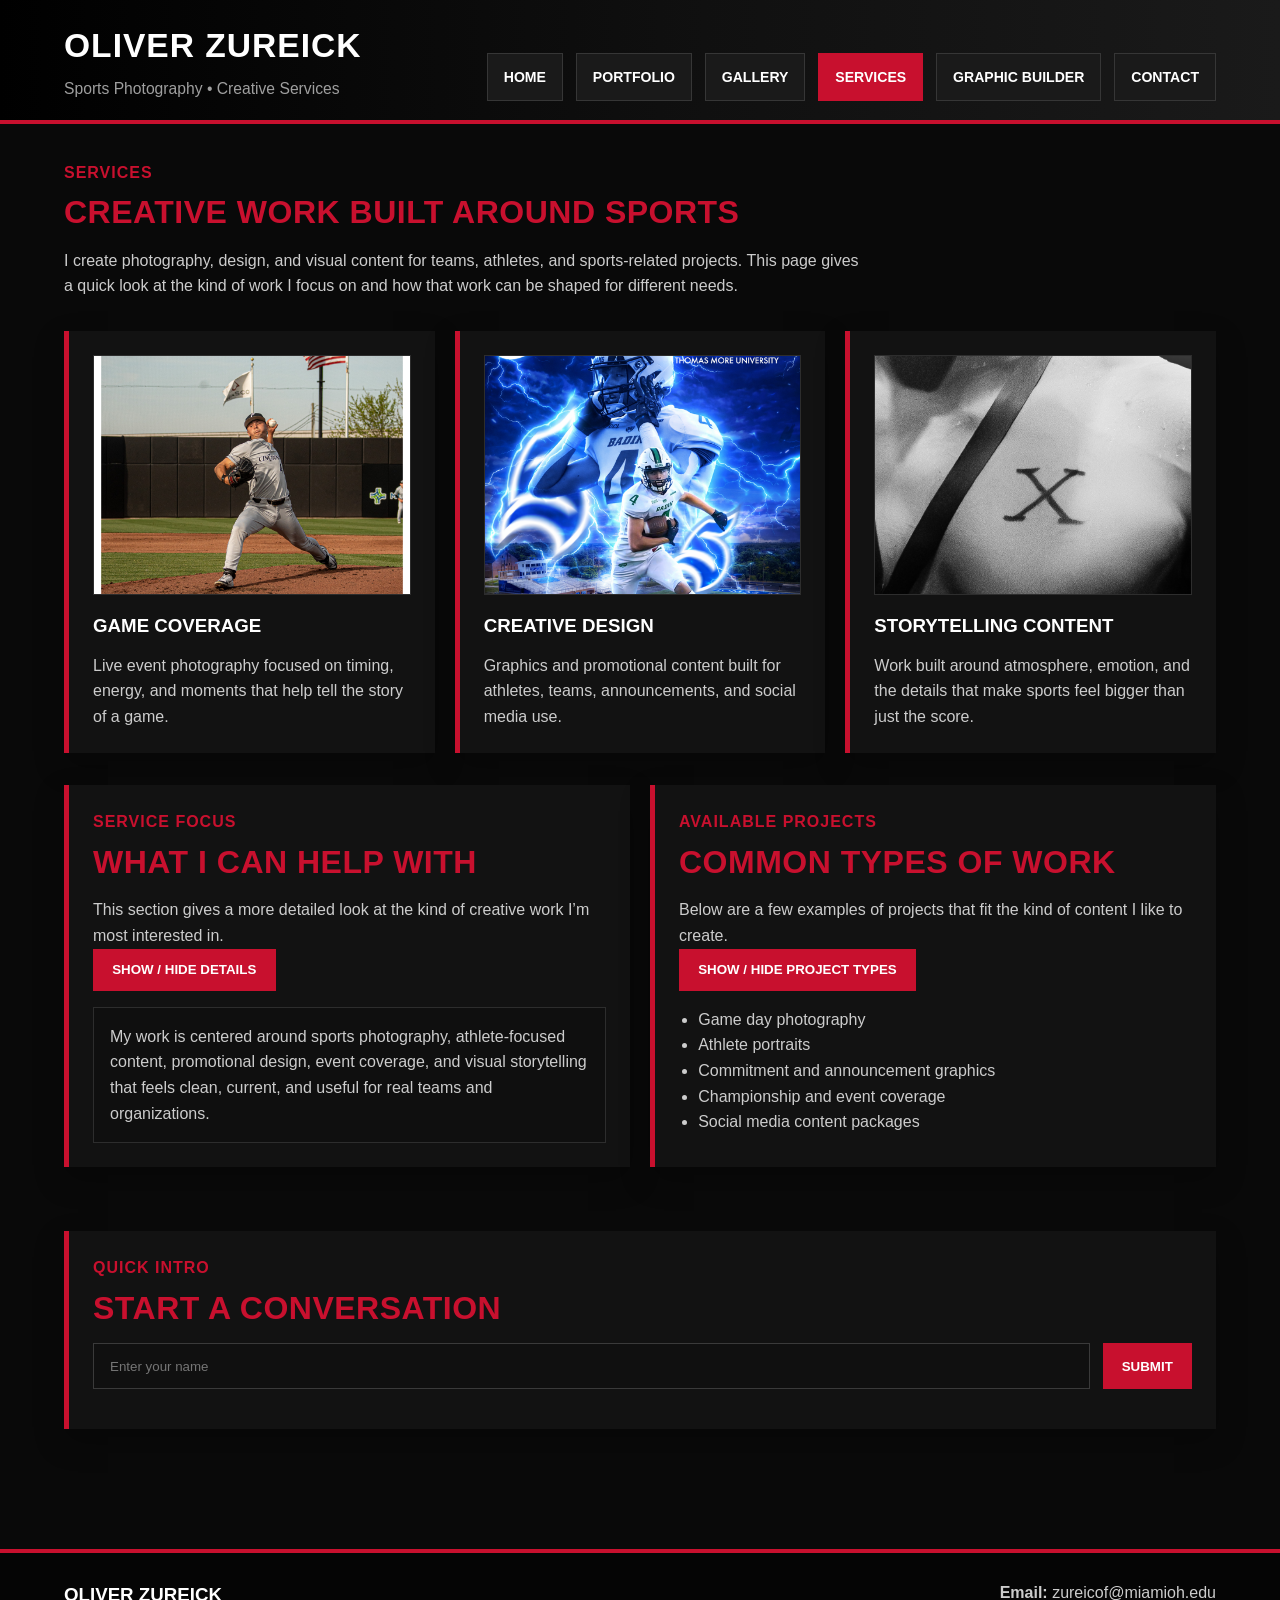
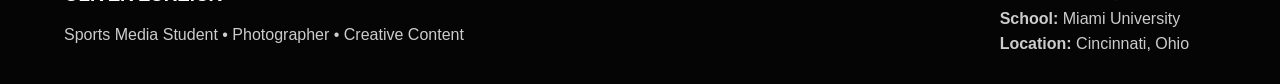
<file: jquery.html>
<!DOCTYPE html>
<html lang="en">
<head>
  <meta charset="UTF-8" />
  <meta name="viewport" content="width=device-width, initial-scale=1.0" />
  <title>Oliver Zureick | Services</title>
  <meta name="description" content="Sports photography, creative design, and content services by Oliver Zureick." />
  <link rel="stylesheet" href="styles.css" />
  <script src="https://ajax.googleapis.com/ajax/libs/jquery/3.7.1/jquery.min.js"></script>
</head>
<body>
  <header class="site-header">
    <div class="container header-inner">
      <div class="brand-block">
        <h1>Oliver Zureick</h1>
        <p class="tagline">Sports Photography • Creative Services</p>
      </div>

      <nav class="site-nav" aria-label="Main navigation">
        <ul class="nav-list">
          <li><a href="index.html">Home</a></li>
          <li><a href="portfolio.html">Portfolio</a></li>
          <li><a href="gallery.html">Gallery</a></li>
          <li><a href="jquery.html" class="active">Services</a></li>
          <li><a href="graphic-builder.html">Graphic Builder</a></li>
          <li><a href="contact.html">Contact</a></li>
        </ul>
      </nav>
    </div>
  </header>

  <main class="page-main">
    <section class="standard-page-heading reveal">
      <div class="container">
        <p class="section-label">Services</p>
        <h2>Creative Work Built Around Sports</h2>
        <p class="page-intro-text">
          I create photography, design, and visual content for teams, athletes, and sports-related projects.
          This page gives a quick look at the kind of work I focus on and how that work can be shaped for different needs.
        </p>
      </div>
    </section>

    <section class="container reveal">
      <section class="cards-three service-preview-grid">
        <article class="info-card glow-card">
          <img src="22.png" alt="Baseball coverage" class="service-image" />
          <h3>Game Coverage</h3>
          <p>
            Live event photography focused on timing, energy, and moments that help tell the story of a game.
          </p>
        </article>

        <article class="info-card glow-card">
          <img src="24.png" alt="Creative graphic work" class="service-image" />
          <h3>Creative Design</h3>
          <p>
            Graphics and promotional content built for athletes, teams, announcements, and social media use.
          </p>
        </article>

        <article class="info-card glow-card">
          <img src="27.jpg" alt="Championship storytelling image" class="service-image" />
          <h3>Storytelling Content</h3>
          <p>
            Work built around atmosphere, emotion, and the details that make sports feel bigger than just the score.
          </p>
        </article>
      </section>

      <section class="interactive-grid">
        <div class="panel-box">
          <p class="section-label">Service Focus</p>
          <h2>What I Can Help With</h2>
          <p>
            This section gives a more detailed look at the kind of creative work I’m most interested in.
          </p>
          <button id="hideBtn" class="btn" type="button">Show / Hide Details</button>

          <div id="box" class="interactive-box">
            <p>
              My work is centered around sports photography, athlete-focused content, promotional design,
              event coverage, and visual storytelling that feels clean, current, and useful for real teams and organizations.
            </p>
          </div>
        </div>

        <div class="panel-box">
          <p class="section-label">Available Projects</p>
          <h2>Common Types of Work</h2>
          <p>
            Below are a few examples of projects that fit the kind of content I like to create.
          </p>
          <button id="slideBtn" class="btn" type="button">Show / Hide Project Types</button>

          <ul id="serviceList" class="service-list">
            <li>Game day photography</li>
            <li>Athlete portraits</li>
            <li>Commitment and announcement graphics</li>
            <li>Championship and event coverage</li>
            <li>Social media content packages</li>
          </ul>
        </div>
      </section>

      <section class="panel-box">
        <p class="section-label">Quick Intro</p>
        <h2>Start a Conversation</h2>

        <div class="form-row">
          <input type="text" id="nameInput" placeholder="Enter your name" />
          <button id="submitBtn" class="btn" type="button">Submit</button>
        </div>

        <p id="output" class="output-message"></p>
      </section>
    </section>
  </main>

  <footer class="site-footer reveal">
    <div class="container footer-grid">
      <div class="footer-brand">
        <h3>Oliver Zureick</h3>
        <p>Sports Media Student • Photographer • Creative Content</p>
      </div>
      <div class="footer-contact">
        <p><strong>Email:</strong> zureicof@miamioh.edu</p>
        <p><strong>School:</strong> Miami University</p>
        <p><strong>Location:</strong> Cincinnati, Ohio</p>
      </div>
    </div>
  </footer>

  <script src="script.js"></script>
</body>
</html>
</file>
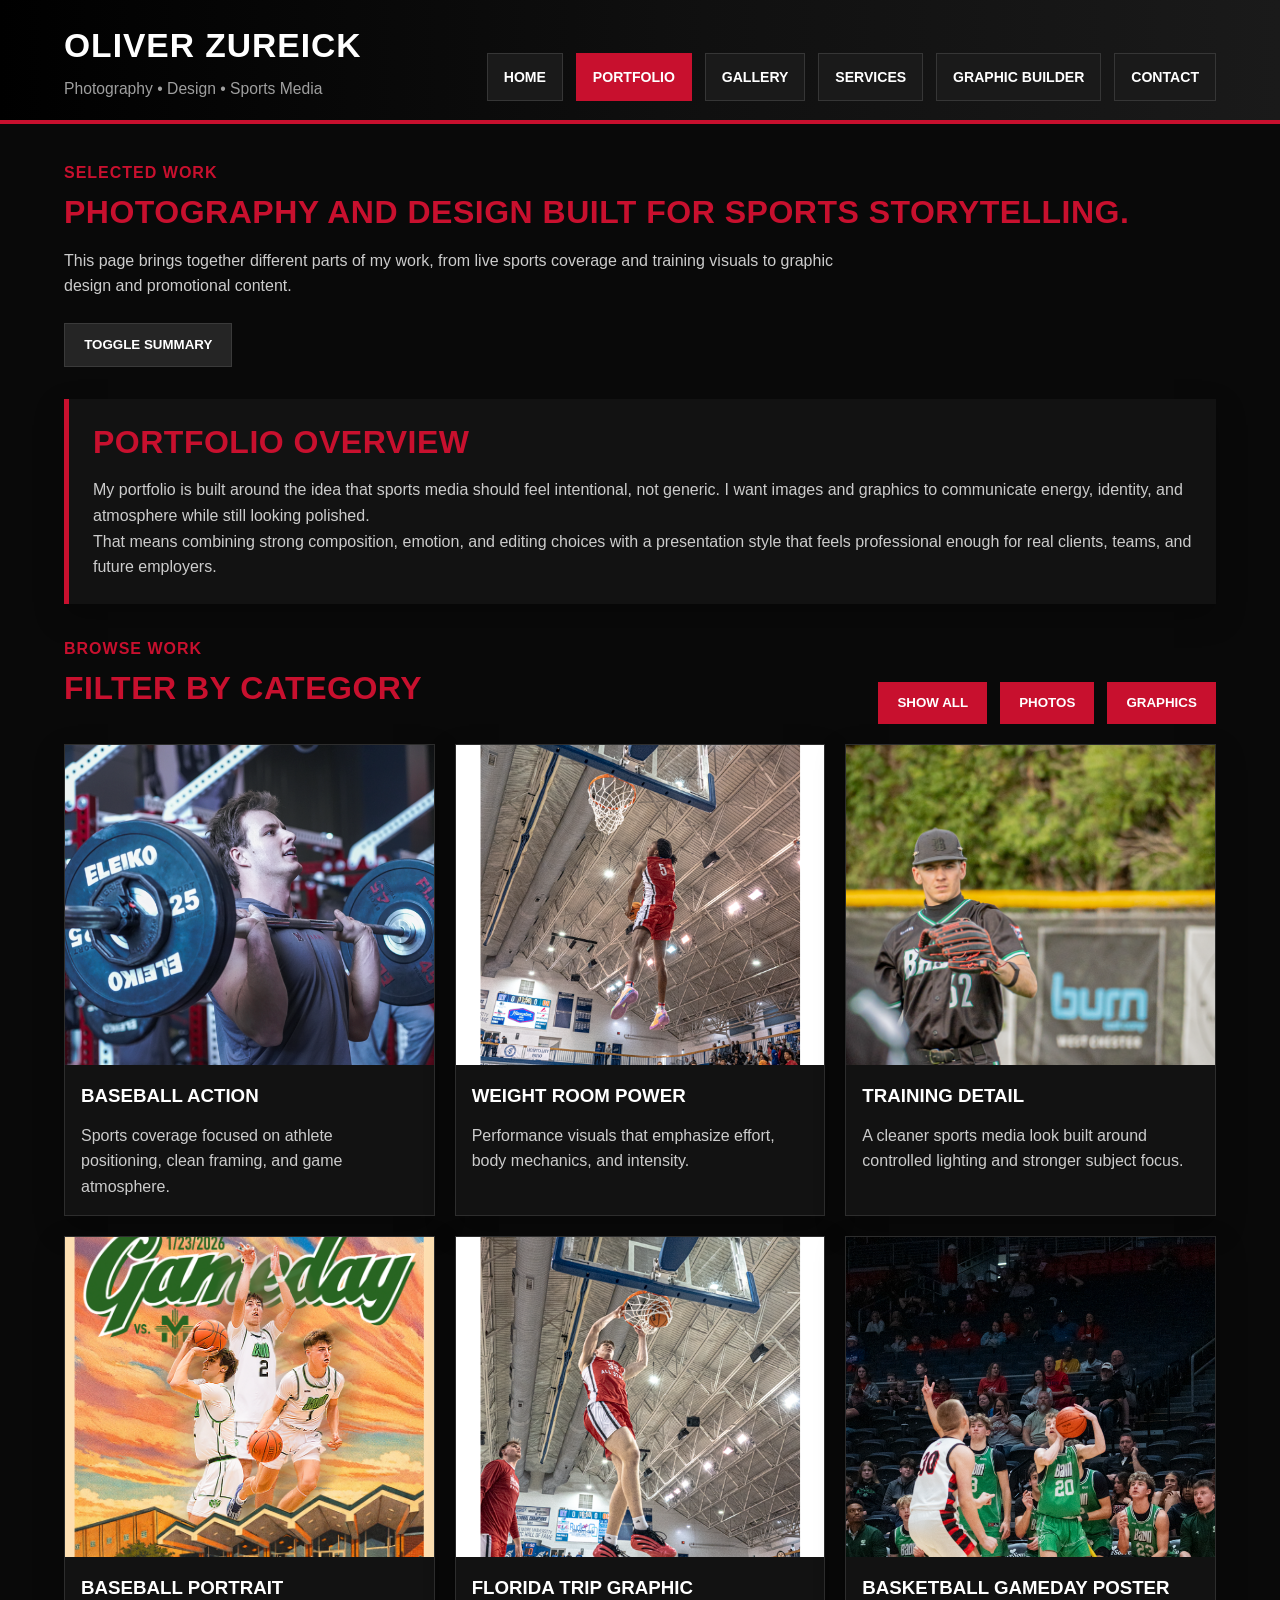
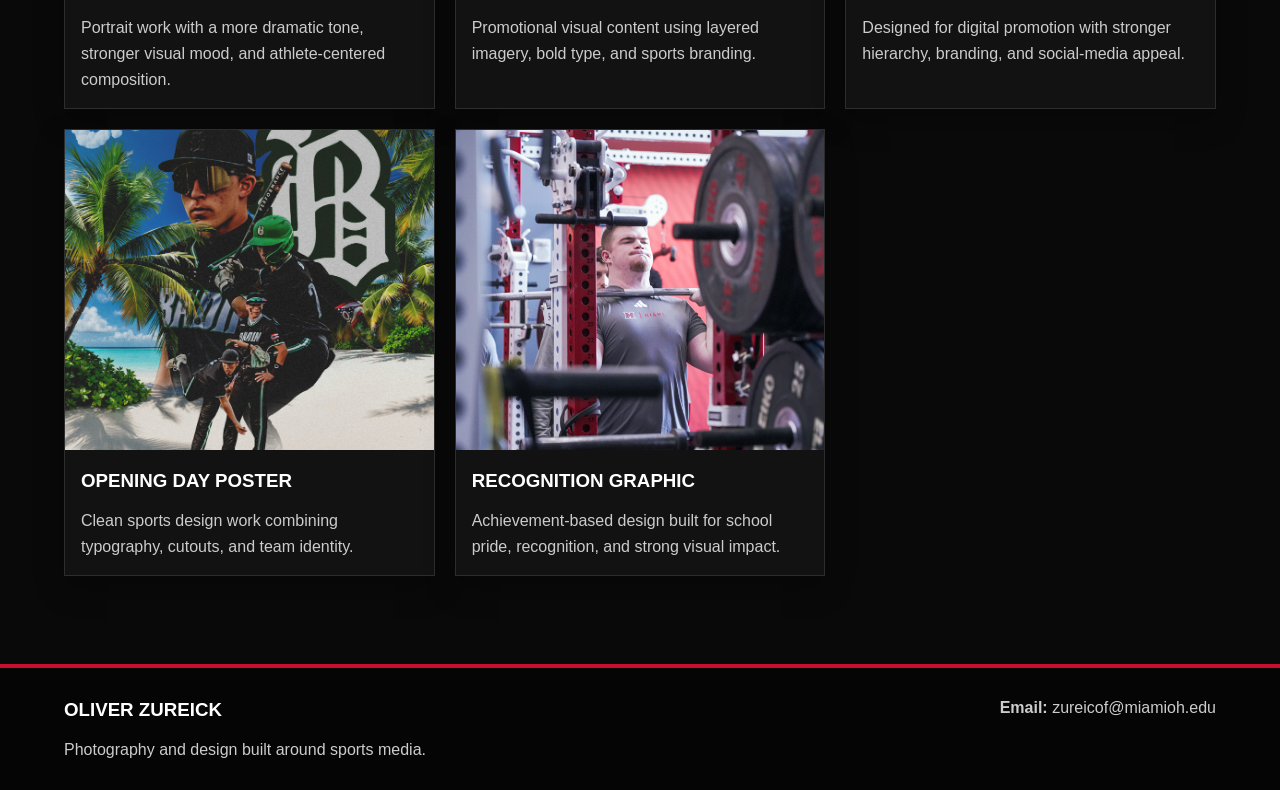
<file: portfolio.html>
<!DOCTYPE html>
<html lang="en">
<head>
  <meta charset="UTF-8" />
  <meta name="viewport" content="width=device-width, initial-scale=1.0" />
  <title>Oliver Zureick | Portfolio</title>
  <meta name="description" content="Photography, design, and sports media work by Oliver Zureick." />
  <link rel="stylesheet" href="styles.css" />
</head>
<body>
  <header class="site-header">
    <div class="container header-inner">
      <div class="brand-block">
        <h1>Oliver Zureick</h1>
        <p class="tagline">Photography • Design • Sports Media</p>
      </div>

      <nav class="site-nav" aria-label="Main navigation">
        <ul class="nav-list">
          <li><a href="index.html">Home</a></li>
          <li><a href="portfolio.html" class="active">Portfolio</a></li>
          <li><a href="gallery.html">Gallery</a></li>
          <li><a href="jquery.html">Services</a></li>
          <li><a href="graphic-builder.html">Graphic Builder</a></li>
          <li><a href="contact.html">Contact</a></li>
        </ul>
      </nav>
    </div>
  </header>

  <main class="page-main">
    <section class="page-top">
      <div class="container page-top-inner">
        <div>
          <p class="section-label">Selected Work</p>
          <h2>Photography and design built for sports storytelling.</h2>
          <p class="page-intro-text">
            This page brings together different parts of my work, from live sports coverage and training visuals
            to graphic design and promotional content.
          </p>
        </div>

        <button id="hidePortfolioBtn" class="btn btn-secondary">Toggle Summary</button>
      </div>
    </section>

    <section class="container">
      <div id="portfolioSummary" class="panel-box">
        <h2>Portfolio Overview</h2>
        <p>
          My portfolio is built around the idea that sports media should feel intentional, not generic.
          I want images and graphics to communicate energy, identity, and atmosphere while still looking polished.
        </p>
        <p>
          That means combining strong composition, emotion, and editing choices with a presentation style that feels
          professional enough for real clients, teams, and future employers.
        </p>
      </div>

      <div class="filter-bar">
        <div>
          <p class="section-label">Browse Work</p>
          <h2>Filter by category</h2>
        </div>

        <div class="button-row">
          <button class="filter-btn" data-filter="all">Show All</button>
          <button class="filter-btn" data-filter="photo">Photos</button>
          <button class="filter-btn" data-filter="graphic">Graphics</button>
        </div>
      </div>

      <section class="portfolio-grid portfolio-grid-large">
        <article class="portfolio-card filter-item photo">
          <img src="19.png" alt="Baseball action image" />
          <div class="card-body">
            <h3>Baseball Action</h3>
            <p>Sports coverage focused on athlete positioning, clean framing, and game atmosphere.</p>
          </div>
        </article>

        <article class="portfolio-card filter-item photo">
          <img src="10.png" alt="Weight room training photo" />
          <div class="card-body">
            <h3>Weight Room Power</h3>
            <p>Performance visuals that emphasize effort, body mechanics, and intensity.</p>
          </div>
        </article>

        <article class="portfolio-card filter-item photo">
          <img src="11.png" alt="Training media image" />
          <div class="card-body">
            <h3>Training Detail</h3>
            <p>A cleaner sports media look built around controlled lighting and stronger subject focus.</p>
          </div>
        </article>

        <article class="portfolio-card filter-item photo">
          <img src="20.png" alt="Baseball portrait" />
          <div class="card-body">
            <h3>Baseball Portrait</h3>
            <p>Portrait work with a more dramatic tone, stronger visual mood, and athlete-centered composition.</p>
          </div>
        </article>

        <article class="portfolio-card filter-item graphic">
          <img src="9.png" alt="Florida trip graphic" />
          <div class="card-body">
            <h3>Florida Trip Graphic</h3>
            <p>Promotional visual content using layered imagery, bold type, and sports branding.</p>
          </div>
        </article>

        <article class="portfolio-card filter-item graphic">
          <img src="15.png" alt="Basketball gameday poster" />
          <div class="card-body">
            <h3>Basketball Gameday Poster</h3>
            <p>Designed for digital promotion with stronger hierarchy, branding, and social-media appeal.</p>
          </div>
        </article>

        <article class="portfolio-card filter-item graphic">
          <img src="16.png" alt="Opening day poster" />
          <div class="card-body">
            <h3>Opening Day Poster</h3>
            <p>Clean sports design work combining typography, cutouts, and team identity.</p>
          </div>
        </article>

        <article class="portfolio-card filter-item graphic">
          <img src="17.png" alt="Recognition graphic" />
          <div class="card-body">
            <h3>Recognition Graphic</h3>
            <p>Achievement-based design built for school pride, recognition, and strong visual impact.</p>
          </div>
        </article>
      </section>
    </section>
  </main>

  <footer class="site-footer">
    <div class="container footer-grid">
      <div>
        <h3>Oliver Zureick</h3>
        <p>Photography and design built around sports media.</p>
      </div>

      <div>
        <p><strong>Email:</strong> zureicof@miamioh.edu</p>
      </div>
    </div>
  </footer>

  <script src="https://ajax.googleapis.com/ajax/libs/jquery/3.7.1/jquery.min.js"></script>
  <script src="script.js"></script>
</body>
</html>
</file>
<file: styles.css>
* {
  box-sizing: border-box;
  margin: 0;
  padding: 0;
}

:root {
  --red: #c8102e;
  --red-dark: #9b0f24;
  --black: #090909;
  --black-2: #121212;
  --black-3: #1a1a1a;
  --white: #ffffff;
  --gray: #cccccc;
  --gray-2: #9f9f9f;
  --border: #2d2d2d;
  --shadow: 0 12px 28px rgba(0, 0, 0, 0.28);
}

body {
  font-family: Arial, Helvetica, sans-serif;
  background: var(--black);
  color: var(--white);
  line-height: 1.6;
}

img {
  display: block;
  width: 100%;
}

.container {
  width: 90%;
  max-width: 1240px;
  margin: 0 auto;
}

/* HEADER */

.site-header {
  background: linear-gradient(90deg, #000000 0%, #101010 55%, #1a1a1a 100%);
  border-bottom: 4px solid var(--red);
  padding: 1.2rem 0;
}

.header-inner {
  display: flex;
  justify-content: space-between;
  align-items: end;
  gap: 2rem;
  flex-wrap: wrap;
}

.brand-block h1 {
  font-size: 2.1rem;
  text-transform: uppercase;
  letter-spacing: 1px;
  margin-bottom: 0.2rem;
}

.tagline {
  color: var(--gray-2);
  font-size: 0.98rem;
}

.nav-list {
  list-style: none;
  display: flex;
  flex-wrap: wrap;
  gap: 0.8rem;
}

.nav-list a {
  display: inline-block;
  color: var(--white);
  text-decoration: none;
  background: var(--black-3);
  border: 1px solid #363636;
  padding: 0.75rem 1rem;
  font-weight: 700;
  text-transform: uppercase;
  font-size: 0.88rem;
  transition: 0.25s ease;
}

.nav-list a:hover,
.nav-list a.active {
  background: var(--red);
  border-color: var(--red);
}

/* GLOBAL */

.page-main {
  padding: 2.2rem 0 3.5rem;
}

.section-label {
  color: var(--red);
  font-weight: 700;
  text-transform: uppercase;
  letter-spacing: 1px;
  margin-bottom: 0.5rem;
}

h2 {
  font-size: 2rem;
  line-height: 1.2;
  margin-bottom: 1rem;
  text-transform: uppercase;
}

h3 {
  text-transform: uppercase;
  margin-bottom: 0.75rem;
}

p,
li {
  color: var(--gray);
}

.button-row {
  display: flex;
  flex-wrap: wrap;
  gap: 0.8rem;
  margin-top: 1rem;
}

.btn,
.filter-btn {
  background: var(--red);
  color: var(--white);
  border: none;
  padding: 0.85rem 1.2rem;
  font-weight: 700;
  text-transform: uppercase;
  cursor: pointer;
  transition: 0.25s ease;
  text-decoration: none;
  display: inline-block;
}

.btn:hover,
.filter-btn:hover {
  background: var(--red-dark);
}

.btn-secondary {
  background: #252525;
  border: 1px solid #3a3a3a;
}

.btn-secondary:hover {
  background: #323232;
}

/* HERO */

.hero-section {
  padding: 2.2rem 0 1rem;
}

.hero-grid {
  display: flex;
  flex-wrap: wrap;
  gap: 2rem;
  align-items: stretch;
}

.hero-copy {
  flex: 2;
  min-width: 300px;
  background: linear-gradient(180deg, #151515 0%, #0d0d0d 100%);
  border-left: 6px solid var(--red);
  padding: 2rem;
  box-shadow: var(--shadow);
}

.hero-side {
  flex: 1;
  min-width: 280px;
  display: flex;
  flex-direction: column;
  gap: 1rem;
}

.hero-side img {
  height: 100%;
  min-height: 280px;
  object-fit: cover;
  border: 2px solid var(--border);
  box-shadow: var(--shadow);
}

.side-card {
  background: var(--black-2);
  border-top: 4px solid var(--red);
  padding: 1.25rem;
  box-shadow: var(--shadow);
}

.side-card ul {
  padding-left: 1.2rem;
}

.welcome-message {
  margin-top: 1rem;
  font-weight: 700;
  color: var(--white);
}

/* SECTIONS */

.highlights-section,
.featured-section,
.gallery-hero,
.page-top,
.contact-hero {
  margin-bottom: 2rem;
}

.cards-three {
  display: flex;
  flex-wrap: wrap;
  gap: 1.25rem;
}

.info-card {
  flex: 1 1 250px;
  background: var(--black-2);
  border-left: 5px solid var(--red);
  padding: 1.5rem;
  box-shadow: var(--shadow);
}

.panel-box {
  background: var(--black-2);
  border-left: 5px solid var(--red);
  padding: 1.5rem;
  box-shadow: var(--shadow);
  margin-bottom: 2rem;
}

.section-heading {
  margin-bottom: 1.25rem;
}

.page-top-inner {
  display: flex;
  justify-content: space-between;
  align-items: end;
  gap: 1.5rem;
  flex-wrap: wrap;
}

.page-intro-text {
  max-width: 800px;
}

/* PORTFOLIO / CARDS */

.portfolio-grid {
  display: grid;
  grid-template-columns: repeat(3, 1fr);
  gap: 1.25rem;
}

.portfolio-grid-large {
  margin-top: 1.25rem;
}

.portfolio-card {
  background: var(--black-2);
  border: 1px solid var(--border);
  overflow: hidden;
  box-shadow: var(--shadow);
  transition: transform 0.25s ease, box-shadow 0.25s ease;
}

.portfolio-card:hover {
  transform: translateY(-6px);
  box-shadow: 0 18px 34px rgba(0, 0, 0, 0.35);
}

.portfolio-card img {
  height: 320px;
  object-fit: cover;
}

.card-body {
  padding: 1rem;
}

.card-body p {
  color: var(--gray);
}

/* FILTER */

.filter-bar {
  display: flex;
  justify-content: space-between;
  align-items: end;
  gap: 1rem;
  flex-wrap: wrap;
  margin-bottom: 1rem;
}

/* GALLERY */

.gallery-hero-grid {
  display: flex;
  flex-wrap: wrap;
  gap: 2rem;
  align-items: stretch;
}

.gallery-hero-grid > div {
  flex: 2;
  min-width: 300px;
  background: linear-gradient(180deg, #151515 0%, #0d0d0d 100%);
  border-left: 6px solid var(--red);
  padding: 2rem;
  box-shadow: var(--shadow);
}

.gallery-side-card {
  flex: 1;
  min-width: 260px;
  background: var(--black-2);
  border-top: 4px solid var(--red);
  padding: 1.25rem;
  box-shadow: var(--shadow);
}

.gallery-side-card ul {
  padding-left: 1.2rem;
}

.masonry-gallery {
  column-count: 3;
  column-gap: 1rem;
}

.masonry-item {
  break-inside: avoid;
  margin-bottom: 1rem;
}

.masonry-item img {
  border: 1px solid var(--border);
  box-shadow: var(--shadow);
  transition: transform 0.25s ease, filter 0.25s ease;
}

.masonry-item img:hover {
  transform: scale(1.02);
  filter: brightness(1.05);
}

/* SERVICES / JQUERY */

.standard-page-heading {
  margin-bottom: 2rem;
}

.reveal {
  opacity: 0;
  transform: translateY(16px);
  transition: opacity 0.45s ease, transform 0.45s ease;
}

.reveal.visible {
  opacity: 1;
  transform: translateY(0);
}

.service-preview-grid {
  margin-bottom: 2rem;
}

.service-image {
  height: 240px;
  object-fit: cover;
  margin-bottom: 1rem;
  border: 1px solid var(--border);
}

.glow-card {
  transition: transform 0.25s ease, box-shadow 0.25s ease;
}

.glow-card:hover {
  transform: translateY(-5px);
  box-shadow: 0 0 24px rgba(200, 16, 46, 0.22);
}

.interactive-grid {
  display: grid;
  grid-template-columns: 1fr 1fr;
  gap: 1.25rem;
  margin-bottom: 2rem;
}

.interactive-box {
  margin-top: 1rem;
  background: #0f0f0f;
  border: 1px solid var(--border);
  padding: 1rem;
}

.service-list {
  margin-top: 1rem;
  padding-left: 1.2rem;
}

.form-row {
  display: flex;
  flex-wrap: wrap;
  gap: 0.8rem;
  margin-top: 1rem;
}

.form-row input {
  flex: 1 1 260px;
  background: #101010;
  color: var(--white);
  border: 1px solid #3a3a3a;
  padding: 0.9rem 1rem;
  outline: none;
}

.form-row input:focus {
  border-color: var(--red);
}

.output-message {
  margin-top: 1rem;
  font-weight: 700;
  color: var(--white);
}

/* CONTACT */

.contact-grid-main {
  display: flex;
  flex-wrap: wrap;
  gap: 2rem;
}

.contact-grid-main .panel-box {
  flex: 2;
  min-width: 300px;
}

.contact-photo-card {
  flex: 1;
  min-width: 280px;
  background: var(--black-2);
  border-top: 4px solid var(--red);
  padding: 1.25rem;
  box-shadow: var(--shadow);
}

.contact-photo-card img {
  height: 100%;
  min-height: 280px;
  object-fit: cover;
  border: 1px solid var(--border);
}

.contact-services-box {
  margin-top: 2rem;
}

/* FOOTER */

.site-footer {
  background: #050505;
  border-top: 4px solid var(--red);
  padding: 1.7rem 0;
  margin-top: 2rem;
}

.footer-grid {
  display: flex;
  justify-content: space-between;
  gap: 1rem;
  flex-wrap: wrap;
}

.site-footer p {
  color: var(--gray);
}

/* JQUERY CLASS */

.highlight {
  color: var(--red);
  letter-spacing: 0.5px;
}

/* BADIN GRAPHIC BUILDER */

.builder-page {
  background:
    radial-gradient(circle at top left, rgba(0, 122, 61, 0.18), transparent 32%),
    radial-gradient(circle at top right, rgba(255, 255, 255, 0.08), transparent 30%),
    var(--black);
}

.builder-main {
  padding-top: 2rem;
}

.builder-heading {
  margin-bottom: 2rem;
}

.builder-label {
  color: #00a651;
}

.builder-layout {
  display: grid;
  grid-template-columns: minmax(320px, 430px) 1fr;
  gap: 2rem;
  align-items: start;
}

.builder-panel {
  background: linear-gradient(180deg, #151515 0%, #090909 100%);
  border: 1px solid #2a2a2a;
  border-top: 5px solid #007a3d;
  box-shadow: var(--shadow);
  padding: 1.4rem;
}

.builder-panel-heading {
  margin-bottom: 1rem;
}

.builder-panel-heading h3,
.builder-preview-top h3 {
  margin-bottom: 0;
}

.builder-mini-label {
  color: #00a651;
  font-weight: 900;
  font-size: 0.78rem;
  text-transform: uppercase;
  letter-spacing: 1.2px;
  margin-bottom: 0.25rem;
}

.builder-control {
  margin-bottom: 1rem;
}

.builder-control label,
.builder-toggles label {
  display: block;
  color: #f4f4f4;
  font-size: 0.75rem;
  font-weight: 900;
  text-transform: uppercase;
  letter-spacing: 0.9px;
  margin-bottom: 0.45rem;
}

.builder-control input,
.builder-control select {
  width: 100%;
  background: #050505;
  color: #ffffff;
  border: 1px solid #333;
  padding: 0.85rem 0.9rem;
  outline: none;
  font: inherit;
}

.builder-control input:focus,
.builder-control select:focus {
  border-color: #00a651;
  box-shadow: 0 0 0 3px rgba(0, 166, 81, 0.18);
}

.builder-control input[type="color"] {
  padding: 0.25rem;
  height: 48px;
}

.builder-control input[type="range"] {
  accent-color: #007a3d;
}

.two-control {
  display: grid;
  grid-template-columns: 1fr 1fr;
  gap: 0.85rem;
}

.builder-toggles {
  display: grid;
  grid-template-columns: 1fr 1fr;
  gap: 0.65rem;
  margin: 1rem 0;
}

.builder-toggles label {
  display: flex;
  gap: 0.5rem;
  align-items: center;
  margin: 0;
  background: #101010;
  border: 1px solid #2d2d2d;
  padding: 0.75rem;
}

.builder-toggles input {
  accent-color: #007a3d;
}

.builder-buttons {
  margin-top: 1rem;
}

.builder-download {
  background: #007a3d;
}

.builder-download:hover {
  background: #00a651;
}

.builder-preview {
  min-width: 0;
}

.builder-preview-top {
  display: flex;
  justify-content: space-between;
  gap: 1rem;
  align-items: end;
  margin-bottom: 1rem;
}

.builder-preview-top p {
  font-size: 0.9rem;
}

.builder-stage-wrap {
  width: 100%;
  overflow: auto;
  padding: 0.5rem;
}

.badin-graphic-stage {
  --builder-accent: #007a3d;
  --builder-second: #ffffff;
  --graphic-dark: #020403;
  --graphic-muted: rgba(255,255,255,0.76);
  position: relative;
  isolation: isolate;
  overflow: hidden;
  width: min(100%, 780px);
  margin: 0 auto;
  aspect-ratio: 1 / 1;
  background: var(--graphic-dark);
  color: #ffffff;
  box-shadow: 0 30px 70px rgba(0,0,0,0.55);
  border: 1px solid rgba(255,255,255,0.16);
  font-family: "Inter", Arial, Helvetica, sans-serif;
}

.badin-graphic-stage.size-story {
  width: min(100%, 500px);
  aspect-ratio: 9 / 16;
}

.badin-graphic-stage.size-landscape {
  width: min(100%, 900px);
  aspect-ratio: 16 / 9;
}

.graphic-photo-layer {
  position: absolute;
  inset: 0;
  z-index: 1;
  background-image: linear-gradient(135deg, #092d1b, #020403);
  background-size: cover;
  background-position: center center;
  transform: scale(1.02);
}

.graphic-overlay-layer {
  position: absolute;
  inset: 0;
  z-index: 2;
  background:
    linear-gradient(90deg, rgba(0,0,0,0.95) 0%, rgba(0,0,0,0.58) 45%, rgba(0,0,0,0.20) 100%),
    radial-gradient(circle at 68% 35%, rgba(0,122,61,0.32), transparent 55%);
}

.graphic-green-wash {
  position: absolute;
  inset: 0;
  z-index: 3;
  background:
    linear-gradient(135deg, rgba(0, 122, 61, 0.46), transparent 55%),
    linear-gradient(0deg, rgba(0,0,0,0.62), transparent 45%);
  mix-blend-mode: screen;
  opacity: 0.55;
}

.graphic-angle-block {
  position: absolute;
  z-index: 4;
  background: var(--builder-accent);
  transform: skewX(-18deg);
  box-shadow: 0 0 40px rgba(0,0,0,0.28);
}

.block-one {
  top: -12%;
  right: -24%;
  width: 48%;
  height: 130%;
  opacity: 0.95;
}

.block-two {
  top: -12%;
  right: 19%;
  width: 7%;
  height: 130%;
  background: var(--builder-second);
  opacity: 0.95;
}

.graphic-texture-layer {
  position: absolute;
  inset: 0;
  z-index: 5;
  background-image:
    linear-gradient(rgba(255,255,255,0.045) 1px, transparent 1px),
    linear-gradient(90deg, rgba(255,255,255,0.045) 1px, transparent 1px);
  background-size: 28px 28px;
  opacity: 0.35;
}

.graphic-topline,
.graphic-headline,
.graphic-scoreboard,
.graphic-meta-card,
.graphic-footer {
  position: absolute;
  z-index: 10;
}

.graphic-topline {
  top: 4.8%;
  left: 5.2%;
  right: 5.2%;
  display: flex;
  justify-content: space-between;
  gap: 1rem;
  color: rgba(255,255,255,0.84);
  font-size: clamp(0.62rem, 1.45vw, 0.9rem);
  font-weight: 900;
  text-transform: uppercase;
  letter-spacing: 0.13em;
  border-bottom: 1px solid rgba(255,255,255,0.24);
  padding-bottom: 0.8rem;
}

.graphic-headline {
  left: 5.2%;
  right: 5.2%;
  top: 14%;
}

.graphic-headline h1 {
  font-family: "Anton", Impact, sans-serif;
  font-size: clamp(3.2rem, 9vw, 6.7rem);
  line-height: 0.88;
  text-transform: uppercase;
  letter-spacing: 0.025em;
  text-shadow: 0 10px 28px rgba(0,0,0,0.55);
}

.graphic-headline h1 span {
  color: var(--builder-accent);
  -webkit-text-stroke: 1px rgba(255,255,255,0.26);
}

.graphic-headline p {
  margin-top: 0.85rem;
  display: inline-block;
  color: #fff;
  background: var(--builder-accent);
  font-weight: 1000;
  text-transform: uppercase;
  letter-spacing: 0.18em;
  padding: 0.65rem 1rem;
  font-size: clamp(0.7rem, 1.4vw, 0.95rem);
}

.graphic-scoreboard {
  left: 5.2%;
  right: 5.2%;
  bottom: 18%;
  display: grid;
  grid-template-columns: 1fr auto 1fr;
  align-items: stretch;
  gap: 1rem;
  background: rgba(0,0,0,0.72);
  border: 1px solid rgba(255,255,255,0.18);
  border-left: 8px solid var(--builder-accent);
  padding: clamp(1rem, 2.2vw, 1.5rem);
  backdrop-filter: blur(8px);
}

.graphic-team {
  display: grid;
  grid-template-columns: 94px 1fr;
  align-items: center;
  gap: 1rem;
  min-width: 0;
}

.opponent-team {
  direction: rtl;
  text-align: right;
}

.opponent-team .team-copy {
  direction: ltr;
}

.graphic-logo-box {
  width: clamp(70px, 11vw, 108px);
  height: clamp(70px, 11vw, 108px);
  border-radius: 50%;
  background: #ffffff;
  display: grid;
  place-items: center;
  overflow: hidden;
  border: 5px solid rgba(255,255,255,0.2);
  box-shadow: 0 14px 26px rgba(0,0,0,0.34);
}

.graphic-logo-box span {
  width: 100%;
  height: 100%;
  display: grid;
  place-items: center;
  background: var(--builder-accent);
  color: #fff;
  font-family: "Anton", Impact, sans-serif;
  font-size: 2rem;
}

.opponent-logo span {
  background: #111111;
  font-size: 1.15rem;
}

.graphic-logo-box img {
  width: 100%;
  height: 100%;
  object-fit: contain;
  padding: 0.55rem;
}

.team-copy strong {
  display: block;
  color: #fff;
  font-family: "Anton", Impact, sans-serif;
  font-size: clamp(1.4rem, 3vw, 2.35rem);
  line-height: 1;
  text-transform: uppercase;
  letter-spacing: 0.04em;
  overflow-wrap: anywhere;
}

.team-copy em {
  display: block;
  color: #fff;
  font-family: "Anton", Impact, sans-serif;
  font-style: normal;
  font-size: clamp(2.5rem, 6.8vw, 5.4rem);
  line-height: 0.9;
  margin-top: 0.55rem;
}

.graphic-divider {
  display: grid;
  place-items: center;
  color: var(--builder-accent);
  font-family: "Anton", Impact, sans-serif;
  font-size: clamp(1.3rem, 3vw, 2.25rem);
  padding: 0 0.2rem;
}

.graphic-meta-card {
  left: 5.2%;
  right: 5.2%;
  bottom: 9.8%;
  display: flex;
  justify-content: center;
  flex-wrap: wrap;
  gap: 0.7rem;
  background: var(--builder-accent);
  padding: 0.85rem 1rem;
  color: #ffffff;
  font-weight: 900;
  text-transform: uppercase;
  letter-spacing: 0.08em;
  font-size: clamp(0.65rem, 1.25vw, 0.82rem);
}

.graphic-meta-card span:not(:last-child)::after {
  content: "•";
  margin-left: 0.7rem;
  opacity: 0.75;
}

.graphic-footer {
  left: 5.2%;
  right: 5.2%;
  bottom: 4.2%;
  display: flex;
  justify-content: space-between;
  gap: 1rem;
  color: rgba(255,255,255,0.78);
  font-weight: 900;
  text-transform: uppercase;
  letter-spacing: 0.12em;
  font-size: clamp(0.55rem, 1.15vw, 0.75rem);
}

/* Builder presets */

.badin-graphic-stage.preset-game-day .graphic-scoreboard {
  bottom: 17%;
}

.badin-graphic-stage.preset-game-day .team-copy em,
.badin-graphic-stage.hide-scores .team-copy em {
  display: none;
}

.badin-graphic-stage.preset-game-day .graphic-divider {
  font-size: clamp(1.8rem, 5vw, 4rem);
}

.badin-graphic-stage.preset-spotlight .graphic-scoreboard,
.badin-graphic-stage.preset-announcement .graphic-scoreboard {
  grid-template-columns: 1fr;
}

.badin-graphic-stage.preset-spotlight .graphic-divider,
.badin-graphic-stage.preset-spotlight .opponent-team,
.badin-graphic-stage.preset-announcement .graphic-divider,
.badin-graphic-stage.preset-announcement .opponent-team {
  display: none;
}

.badin-graphic-stage.preset-spotlight .home-team,
.badin-graphic-stage.preset-announcement .home-team {
  grid-template-columns: 115px 1fr;
}

.badin-graphic-stage.preset-announcement .graphic-headline {
  top: 18%;
}

/* Builder themes */

.badin-graphic-stage.theme-blackout {
  background: #020202;
}

.badin-graphic-stage.theme-blackout .block-one {
  background: #111;
  border-left: 10px solid var(--builder-accent);
}

.badin-graphic-stage.theme-blackout .block-two {
  background: var(--builder-accent);
}

.badin-graphic-stage.theme-whiteout {
  color: #050505;
  background: #f5f5f5;
}

.badin-graphic-stage.theme-whiteout .graphic-overlay-layer {
  background:
    linear-gradient(90deg, rgba(255,255,255,0.94) 0%, rgba(255,255,255,0.65) 50%, rgba(255,255,255,0.24) 100%),
    radial-gradient(circle at 68% 35%, rgba(0, 122, 61, 0.3), transparent 55%);
}

.badin-graphic-stage.theme-whiteout .graphic-headline h1,
.badin-graphic-stage.theme-whiteout .team-copy strong,
.badin-graphic-stage.theme-whiteout .team-copy em {
  color: #050505;
  text-shadow: none;
}

.badin-graphic-stage.theme-whiteout .graphic-topline,
.badin-graphic-stage.theme-whiteout .graphic-footer {
  color: rgba(0,0,0,0.72);
  border-color: rgba(0,0,0,0.24);
}

.badin-graphic-stage.theme-whiteout .graphic-scoreboard {
  background: rgba(255,255,255,0.82);
  border-color: rgba(0,0,0,0.12);
}

.badin-graphic-stage.theme-elite .graphic-overlay-layer {
  background:
    linear-gradient(90deg, rgba(0,0,0,0.98) 0%, rgba(0,0,0,0.78) 50%, rgba(0,0,0,0.4) 100%),
    radial-gradient(circle at 70% 20%, rgba(0, 122, 61, 0.52), transparent 48%);
}

.badin-graphic-stage.theme-elite .graphic-scoreboard {
  background: rgba(3, 8, 5, 0.83);
  box-shadow: 0 0 38px rgba(0, 122, 61, 0.2);
}

/* Builder size tweaks */

.badin-graphic-stage.size-story .graphic-topline {
  flex-direction: column;
  gap: 0.25rem;
}

.badin-graphic-stage.size-story .graphic-headline {
  top: 12%;
}

.badin-graphic-stage.size-story .graphic-headline h1 {
  font-size: clamp(3.3rem, 13vw, 6.2rem);
}

.badin-graphic-stage.size-story .graphic-scoreboard {
  grid-template-columns: 1fr;
  bottom: 17%;
}

.badin-graphic-stage.size-story .graphic-team,
.badin-graphic-stage.size-story .opponent-team {
  direction: ltr;
  text-align: left;
}

.badin-graphic-stage.size-story .graphic-divider {
  display: none;
}

.badin-graphic-stage.size-story .graphic-meta-card {
  bottom: 9.5%;
}

.badin-graphic-stage.size-landscape .graphic-headline {
  top: 18%;
  max-width: 55%;
}

.badin-graphic-stage.size-landscape .graphic-scoreboard {
  left: 48%;
  bottom: 17%;
  right: 5%;
  grid-template-columns: 1fr;
}

.badin-graphic-stage.size-landscape .graphic-divider {
  display: none;
}

.badin-graphic-stage.size-landscape .graphic-team,
.badin-graphic-stage.size-landscape .opponent-team {
  direction: ltr;
  text-align: left;
}

.badin-graphic-stage.size-landscape .graphic-meta-card {
  max-width: 58%;
}

.badin-graphic-stage.hide-logos .graphic-logo-box {
  display: none;
}

.badin-graphic-stage.hide-logos .graphic-team {
  grid-template-columns: 1fr;
}

.is-hidden {
  display: none !important;
}

/* RESPONSIVE */

@media (max-width: 1100px) {
  .builder-layout {
    grid-template-columns: 1fr;
  }

  .builder-panel {
    max-width: 780px;
    margin: 0 auto;
    width: 100%;
  }
}

@media (max-width: 1050px) {
  .portfolio-grid {
    grid-template-columns: repeat(2, 1fr);
  }

  .masonry-gallery {
    column-count: 2;
  }

  .interactive-grid {
    grid-template-columns: 1fr;
  }
}

@media (max-width: 768px) {
  .brand-block h1 {
    font-size: 1.6rem;
  }

  h2 {
    font-size: 1.5rem;
  }

  .nav-list {
    flex-direction: column;
    width: 100%;
  }

  .nav-list a {
    width: 100%;
    text-align: center;
  }

  .portfolio-grid {
    grid-template-columns: 1fr;
  }

  .masonry-gallery {
    column-count: 1;
  }

  .page-top-inner,
  .filter-bar,
  .footer-grid,
  .builder-preview-top {
    flex-direction: column;
    align-items: flex-start;
  }

  .two-control,
  .builder-toggles {
    grid-template-columns: 1fr;
  }

  .badin-graphic-stage {
    width: 720px;
  }

  .builder-stage-wrap {
    padding-bottom: 1rem;
  }
}
</file>
